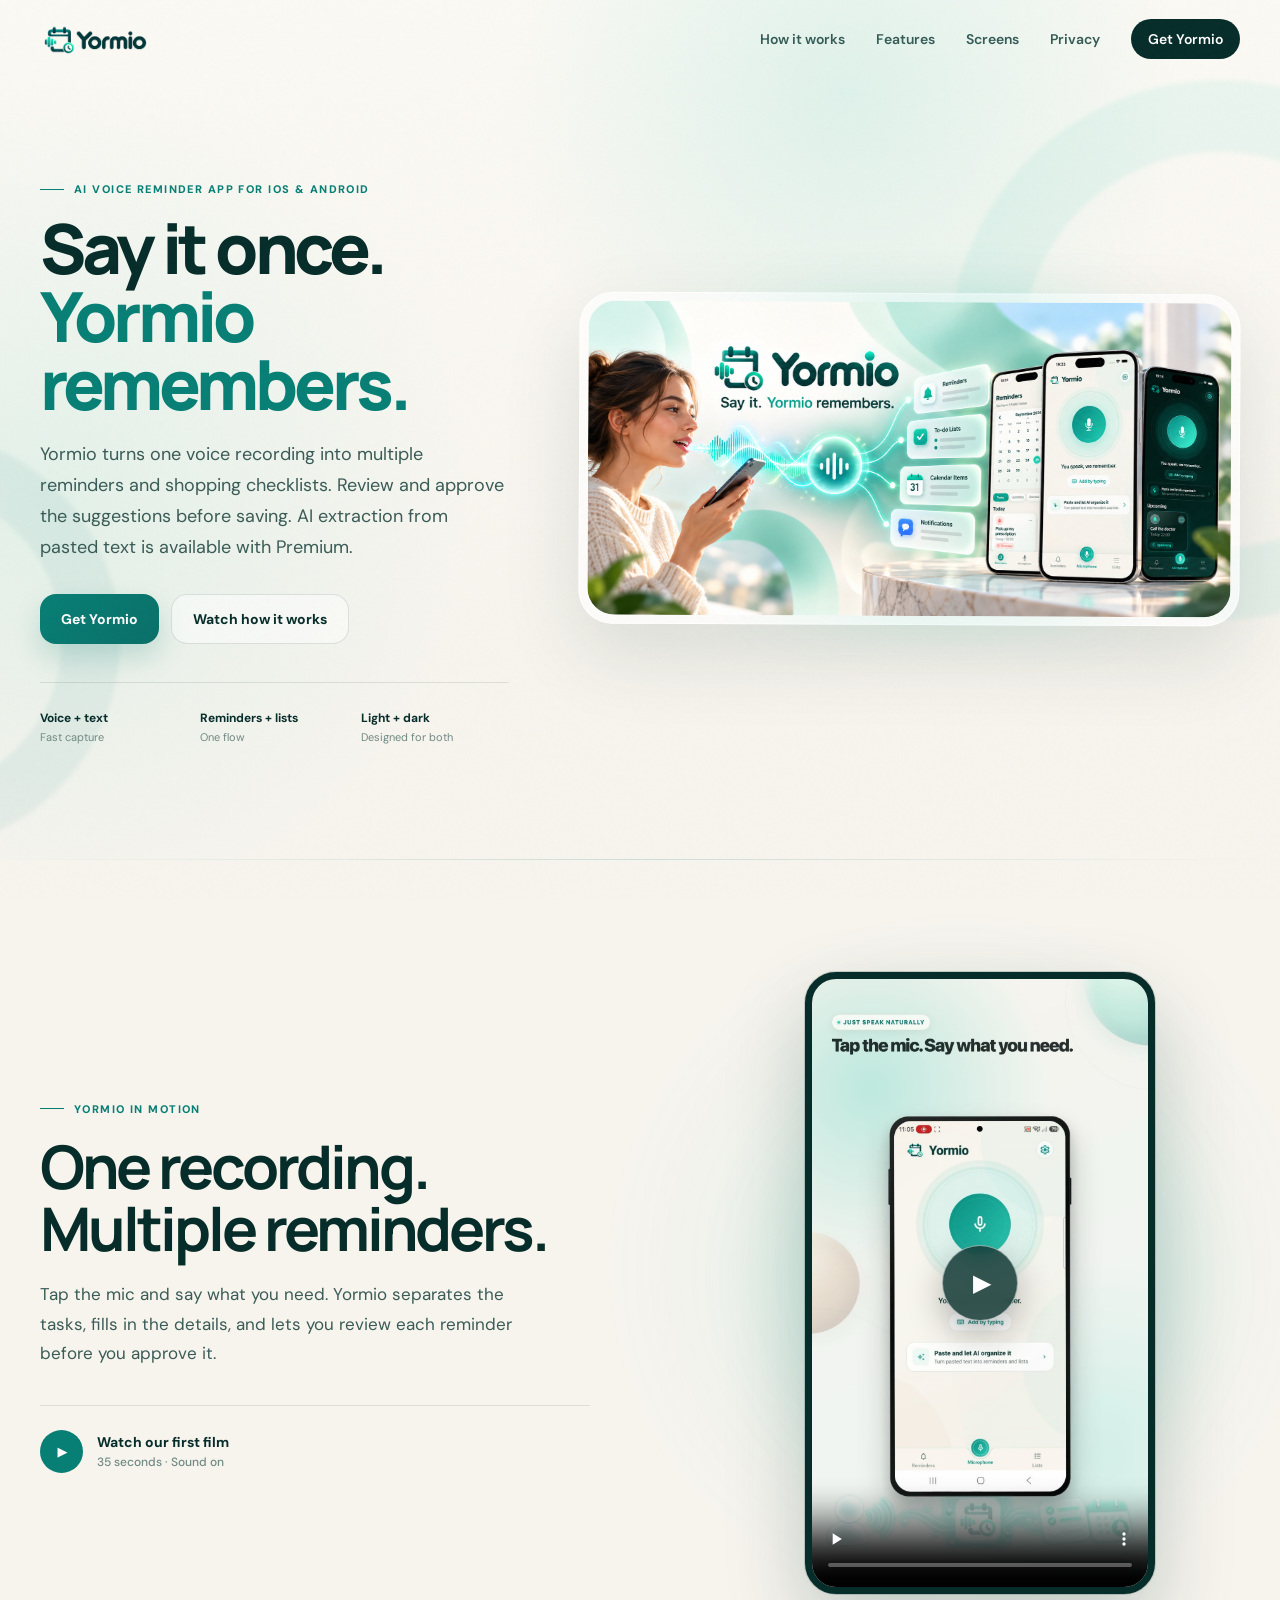
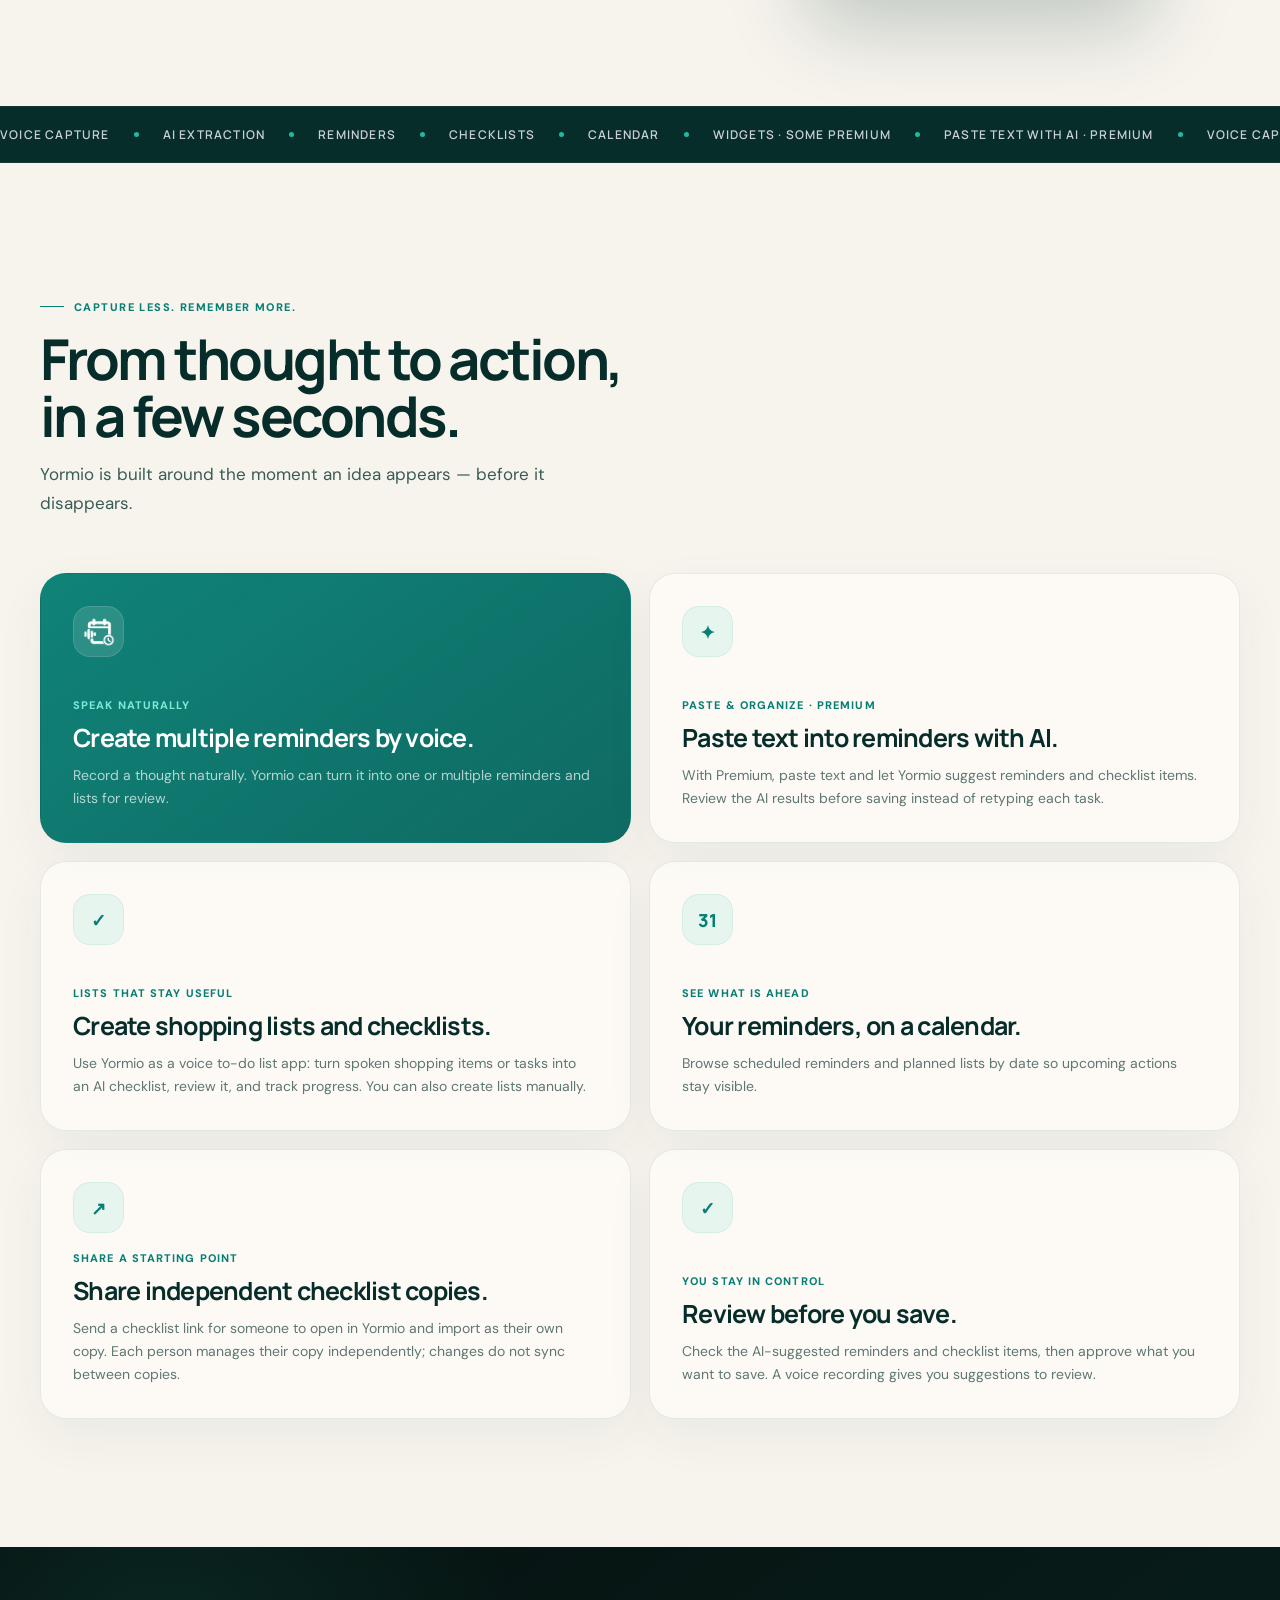
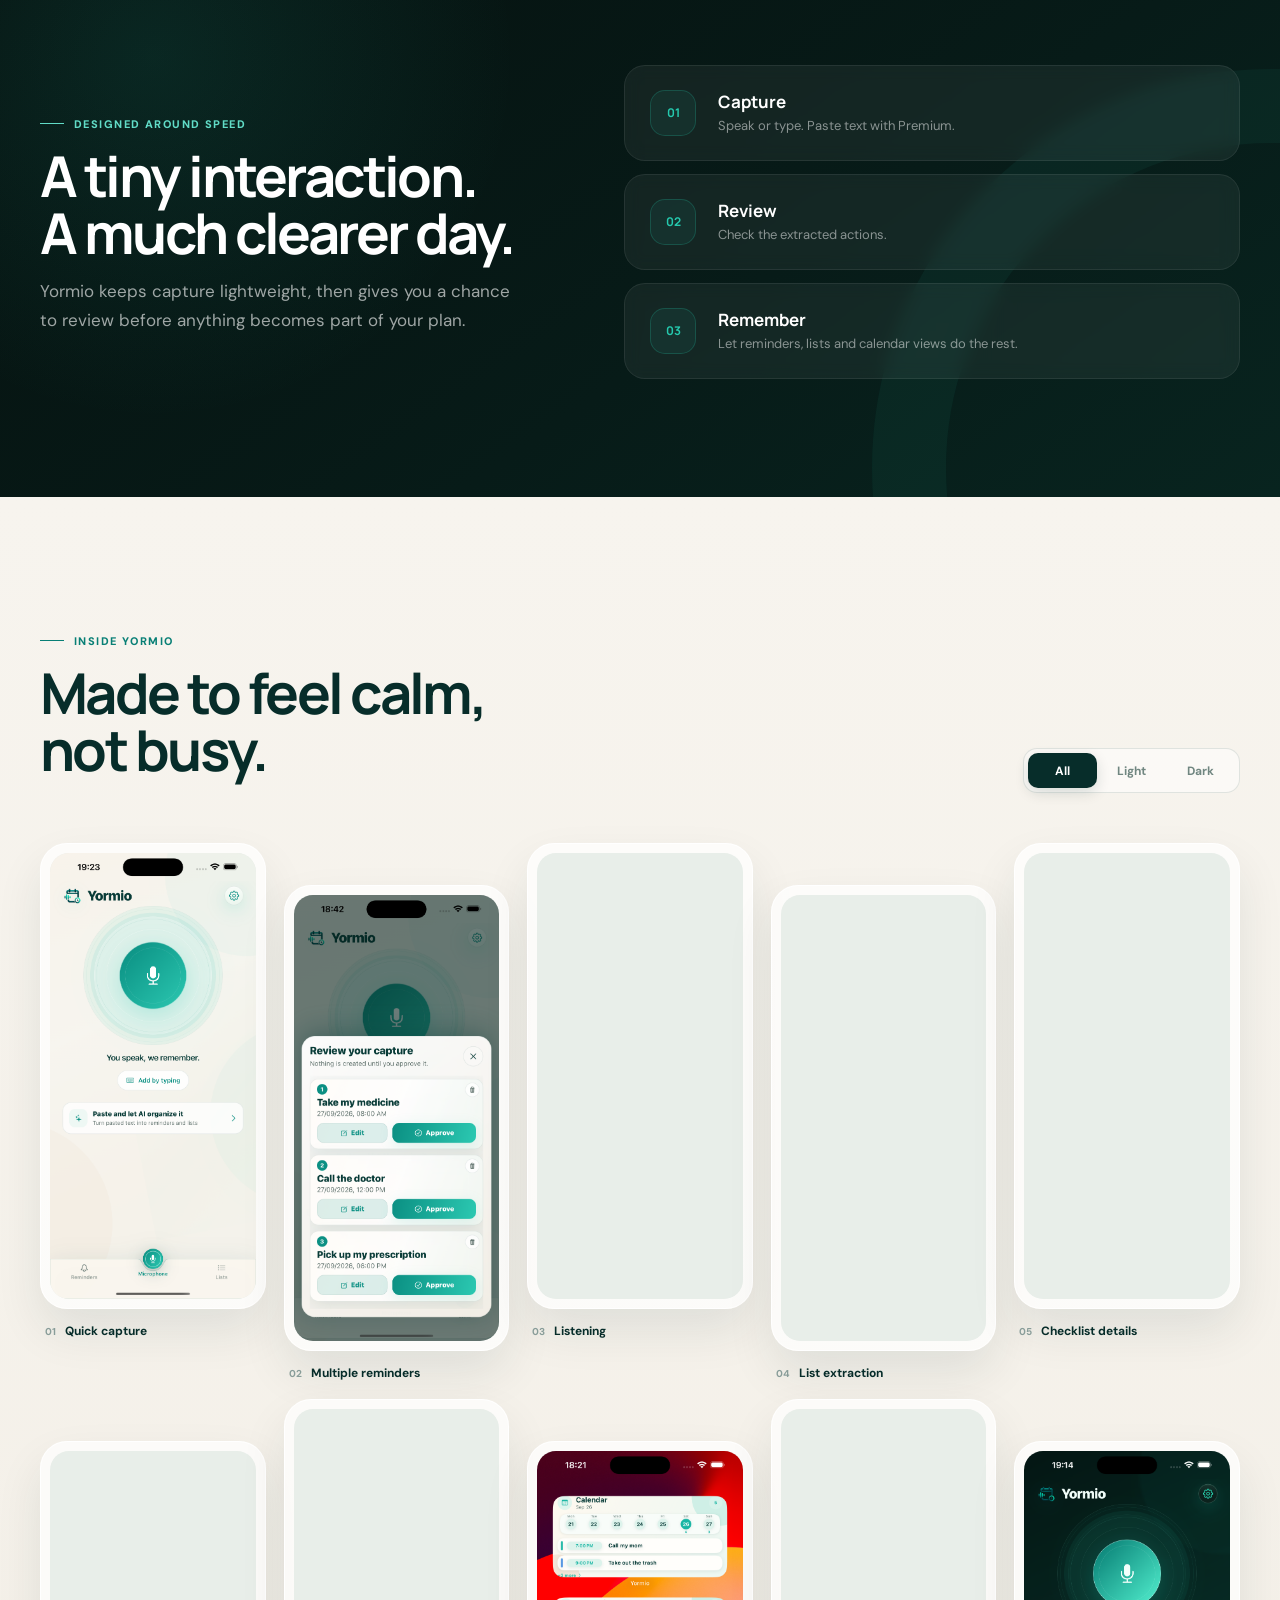
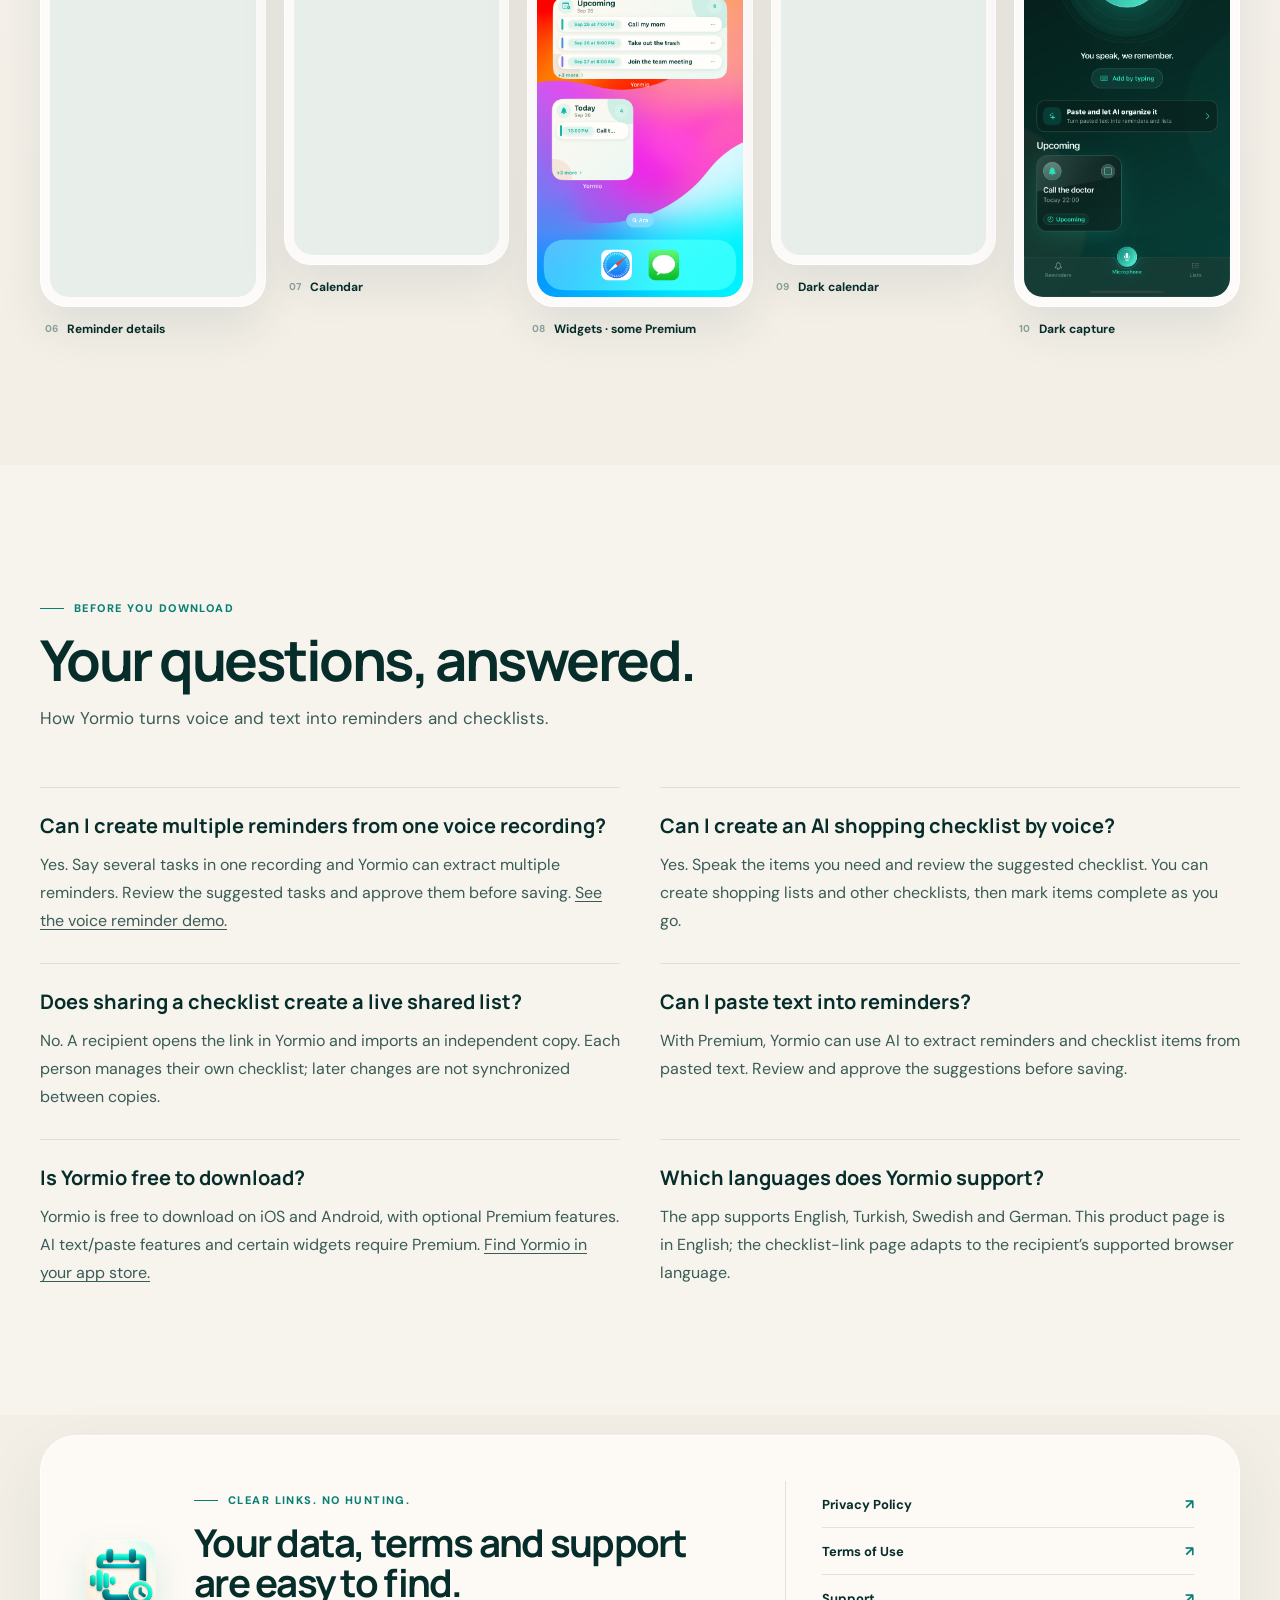
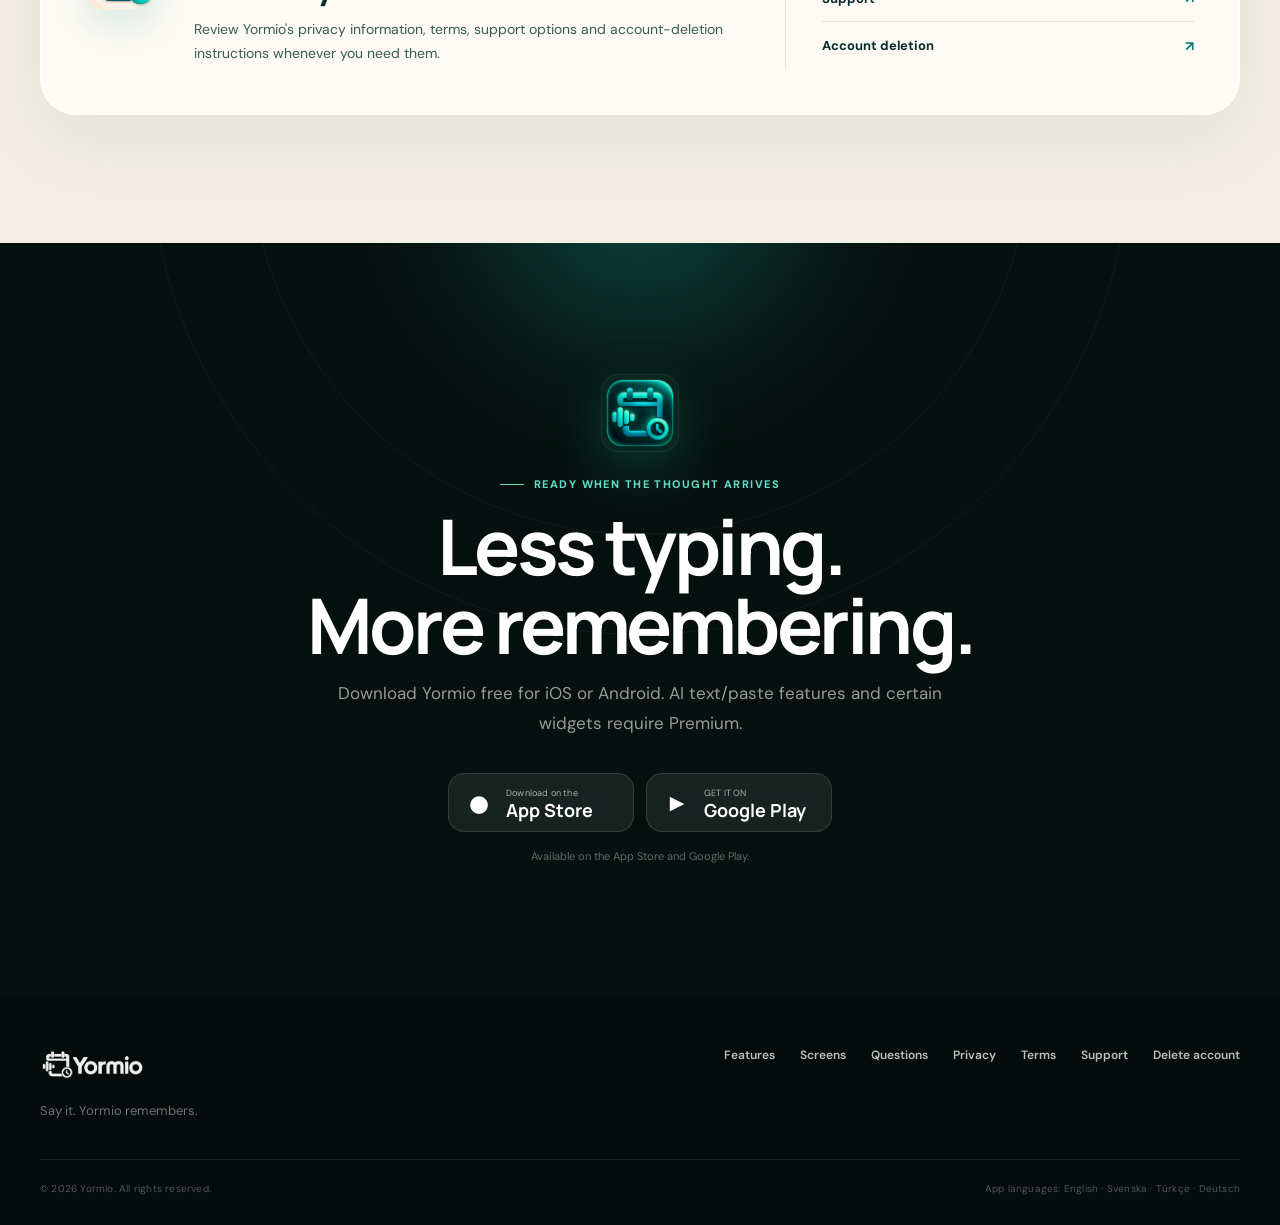
<file: index.html>
<!doctype html>
<html lang="en">
  <head>
    <meta charset="UTF-8" />
    <meta name="google-site-verification" content="UmdNBBzan2DNb3ATfU70uPWo_S9FNsxRKBIwvK98AVA" />
    <meta name="viewport" content="width=device-width, initial-scale=1" />
    <meta name="theme-color" content="#f7f4ee" />
    <meta name="description" content="Create multiple reminders from one voice recording, review before saving, and share independent checklist copies. Download Yormio free on iOS and Android." />
    <link rel="canonical" href="https://yormio-app.netlify.app/" />
    <meta property="og:title" content="Yormio — AI Voice Reminders &amp; Checklists for iOS and Android" />
    <meta property="og:description" content="Create multiple reminders from one voice recording, review before saving, and share independent checklist copies. Download Yormio free on iOS and Android." />
    <meta property="og:type" content="website" />
    <meta property="og:url" content="https://yormio-app.netlify.app/" />
    <meta property="og:site_name" content="Yormio" />
    <meta property="og:image" content="https://yormio-app.netlify.app/assets/yormio-branding.png" />
    <meta property="og:image:width" content="1794" />
    <meta property="og:image:height" content="877" />
    <meta property="og:image:alt" content="Yormio app overview with voice capture, reminders and calendar" />
    <meta name="twitter:card" content="summary_large_image" />
    <meta name="twitter:title" content="Yormio — AI Voice Reminders &amp; Checklists for iOS and Android" />
    <meta name="twitter:description" content="Create multiple reminders from one voice recording, review before saving, and share independent checklist copies. Download Yormio free on iOS and Android." />
    <meta name="twitter:image" content="https://yormio-app.netlify.app/assets/yormio-branding.png" />
    <meta name="twitter:image:alt" content="Yormio app overview with voice capture, reminders and calendar" />
    <title>Yormio — AI Voice Reminders &amp; Checklists for iOS and Android</title>
    <link rel="icon" type="image/png" href="./assets/logos/yormio-app-icon-light.png" />
    <link rel="apple-touch-icon" href="./assets/logos/yormio-app-icon-light.png" />
    <link rel="preconnect" href="https://fonts.googleapis.com" />
    <link rel="preconnect" href="https://fonts.gstatic.com" crossorigin />
    <link
      href="https://fonts.googleapis.com/css2?family=DM+Sans:wght@400;500;600;700&family=Manrope:wght@500;600;700;800&display=swap"
      rel="stylesheet"
    />
    <link rel="stylesheet" href="./styles.css" />
    <script type="application/ld+json">
{
  "@context": "https://schema.org",
  "@type": "MobileApplication",
  "@id": "https://yormio-app.netlify.app/#app",
  "name": "Yormio",
  "url": "https://yormio-app.netlify.app/",
  "description": "Yormio is an AI-powered reminder and checklist app for iOS and Android. Create multiple reminders from one voice recording, review and approve suggestions before saving, and share independent checklist copies. AI text/paste features and certain widgets require Premium.",
  "applicationCategory": "ProductivityApplication",
  "operatingSystem": [
    "iOS",
    "Android"
  ],
  "inLanguage": [
    "en",
    "tr",
    "sv",
    "de"
  ],
  "image": "https://yormio-app.netlify.app/assets/yormio-branding.png",
  "featureList": [
    "Voice reminders",
    "Multiple reminders from one voice recording",
    "Review and approve AI suggestions before saving",
    "Shopping lists and checklists",
    "Checklist sharing as independently imported copies",
    "AI reminder extraction from pasted text (Premium)",
    "Certain widgets require Premium"
  ],
  "installUrl": [
    "https://apps.apple.com/app/yormio/id6812642125",
    "https://play.google.com/store/apps/details?id=com.yormio.app"
  ],
  "sameAs": [
    "https://apps.apple.com/app/yormio/id6812642125",
    "https://play.google.com/store/apps/details?id=com.yormio.app"
  ],
  "offers": [
    {
      "@type": "Offer",
      "url": "https://apps.apple.com/app/yormio/id6812642125",
      "price": 0,
      "description": "Free app download. Optional Premium features require a subscription."
    },
    {
      "@type": "Offer",
      "url": "https://play.google.com/store/apps/details?id=com.yormio.app",
      "price": 0,
      "description": "Free app download. Optional Premium features require a subscription."
    }
  ]
}
    </script>
  </head>
  <body>
    <a class="skip-link" href="#main-content">Skip to content</a>
    <div class="page-noise" aria-hidden="true"></div>
    <header class="site-header" id="top">
      <div class="shell header-inner">
        <a class="brand brand-lockup-link" href="#top" aria-label="Yormio home">
          <img class="brand-lockup brand-lockup-header" src="./assets/logos/yormio-lockup-primary.png" alt="Yormio" width="2172" height="724" decoding="async" />
        </a>

        <button class="nav-toggle" type="button" aria-label="Open menu" aria-expanded="false" aria-controls="main-nav">
          <span></span><span></span><span></span>
        </button>

        <nav id="main-nav" class="main-nav" aria-label="Primary navigation">
          <a href="#how-it-works">How it works</a>
          <a href="#features">Features</a>
          <a href="#screens">Screens</a>
          <a href="#privacy">Privacy</a>
          <a href="#download" class="nav-cta">Get Yormio</a>
        </nav>
      </div>
    </header>

    <main id="main-content" tabindex="-1">
      <section class="hero">
        <div class="hero-orb hero-orb-a" aria-hidden="true"></div>
        <div class="hero-orb hero-orb-b" aria-hidden="true"></div>
        <div class="shell hero-grid">
          <div class="hero-copy reveal">
            <div class="eyebrow"><span></span>AI voice reminder app for iOS &amp; Android</div>
            <h1>Say it once.<br /><em>Yormio remembers.</em></h1>
            <p>
              Yormio turns one voice recording into multiple reminders and shopping checklists. Review and approve the suggestions before saving. AI extraction from pasted text is available with Premium.
            </p>
            <div class="hero-actions">
              <a class="button button-primary" href="#download">Get Yormio</a>
              <a class="button button-ghost" href="#how-it-works">Watch how it works</a>
            </div>
            <div class="hero-meta" aria-label="Yormio highlights">
              <div><strong>Voice + text</strong><span>Fast capture</span></div>
              <div><strong>Reminders + lists</strong><span>One flow</span></div>
              <div><strong>Light + dark</strong><span>Designed for both</span></div>
            </div>
          </div>

          <div class="hero-visual reveal reveal-late">
            <div class="hero-image-frame">
              <img src="./assets/yormio-branding.png" alt="Yormio app overview with reminders, voice capture and calendar" width="1794" height="877" decoding="async" fetchpriority="high" />
              <div class="hero-sheen" aria-hidden="true"></div>
            </div>
          </div>
        </div>
      </section>

      <section class="video-section" id="how-it-works" aria-labelledby="video-title">
        <div class="shell video-grid">
          <div class="video-copy reveal">
            <div class="eyebrow"><span></span>Yormio in motion</div>
            <h2 id="video-title">One recording.<br />Multiple reminders.</h2>
            <p>Tap the mic and say what you need. Yormio separates the tasks, fills in the details, and lets you review each reminder before you approve it.</p>
            <div class="video-caption">
              <span class="video-caption-icon" aria-hidden="true">▶</span>
              <span>Watch our first film <small>35 seconds · Sound on</small></span>
            </div>
          </div>

          <div class="video-showcase reveal reveal-late">
            <div class="video-glow" aria-hidden="true"></div>
            <div class="video-frame">
              <video
                id="yormio-film"
                controls
                playsinline
                preload="none"
                poster="./assets/videos/how-yormio-works-poster.jpg"
                aria-label="How Yormio works: say multiple tasks, review each reminder, and approve them"
              >
                <source src="./assets/videos/en:how-yormio-works-v1.mp4" type="video/mp4" />
                Your browser does not support this video.
              </video>
              <button class="video-play" type="button" aria-label="Play How Yormio Works video" aria-controls="yormio-film">
                <span aria-hidden="true">▶</span>
              </button>
            </div>
          </div>
        </div>
      </section>

      <section class="ticker" aria-label="Yormio capabilities">
        <div class="ticker-track">
          <span>Voice capture</span><i></i><span>AI extraction</span><i></i><span>Reminders</span><i></i><span>Checklists</span><i></i><span>Calendar</span><i></i><span>Widgets · some Premium</span><i></i><span>Paste text with AI · Premium</span><i></i>
          <span aria-hidden="true">Voice capture</span><i aria-hidden="true"></i><span aria-hidden="true">AI extraction</span><i aria-hidden="true"></i><span aria-hidden="true">Reminders</span><i aria-hidden="true"></i><span aria-hidden="true">Checklists</span><i aria-hidden="true"></i><span aria-hidden="true">Calendar</span><i aria-hidden="true"></i><span aria-hidden="true">Widgets · some Premium</span><i aria-hidden="true"></i><span aria-hidden="true">Paste text with AI · Premium</span><i aria-hidden="true"></i>
        </div>
      </section>

      <section class="section" id="features">
        <div class="shell">
          <div class="section-heading reveal">
            <div class="eyebrow"><span></span>Capture less. Remember more.</div>
            <h2>From thought to action,<br />in a few seconds.</h2>
            <p>Yormio is built around the moment an idea appears — before it disappears.</p>
          </div>

          <div class="feature-grid">
            <article class="feature-card feature-card-primary reveal">
              <div class="feature-icon feature-icon-logo" aria-hidden="true">
                <img src="./assets/logos/yormio-symbol-mono-light.png" alt="" width="1254" height="1254" decoding="async" loading="lazy" />
              </div>
              <div>
                <span class="feature-kicker">Speak naturally</span>
                <h3>Create multiple reminders by voice.</h3>
                <p>Record a thought naturally. Yormio can turn it into one or multiple reminders and lists for review.</p>
              </div>
            </article>

            <article class="feature-card reveal">
              <div class="feature-icon" aria-hidden="true">✦</div>
              <div>
                <span class="feature-kicker">Paste &amp; organize · Premium</span>
                <h3>Paste text into reminders with AI.</h3>
                <p>With Premium, paste text and let Yormio suggest reminders and checklist items. Review the AI results before saving instead of retyping each task.</p>
              </div>
            </article>

            <article class="feature-card reveal">
              <div class="feature-icon" aria-hidden="true">✓</div>
              <div>
                <span class="feature-kicker">Lists that stay useful</span>
                <h3>Create shopping lists and checklists.</h3>
                <p>Use Yormio as a voice to-do list app: turn spoken shopping items or tasks into an AI checklist, review it, and track progress. You can also create lists manually.</p>
              </div>
            </article>

            <article class="feature-card reveal">
              <div class="feature-icon" aria-hidden="true">31</div>
              <div>
                <span class="feature-kicker">See what is ahead</span>
                <h3>Your reminders, on a calendar.</h3>
                <p>Browse scheduled reminders and planned lists by date so upcoming actions stay visible.</p>
              </div>
            </article>
            <article class="feature-card reveal">
              <div class="feature-icon" aria-hidden="true">↗</div>
              <div>
                <span class="feature-kicker">Share a starting point</span>
                <h3>Share independent checklist copies.</h3>
                <p>Send a checklist link for someone to open in Yormio and import as their own copy. Each person manages their copy independently; changes do not sync between copies.</p>
              </div>
            </article>

            <article class="feature-card reveal">
              <div class="feature-icon" aria-hidden="true">✓</div>
              <div>
                <span class="feature-kicker">You stay in control</span>
                <h3>Review before you save.</h3>
                <p>Check the AI-suggested reminders and checklist items, then approve what you want to save. A voice recording gives you suggestions to review.</p>
              </div>
            </article>
          </div>
        </div>
      </section>

      <section class="flow-section section-dark">
        <div class="shell flow-grid">
          <div class="flow-copy reveal">
            <div class="eyebrow eyebrow-dark"><span></span>Designed around speed</div>
            <h2>A tiny interaction.<br />A much clearer day.</h2>
            <p>
              Yormio keeps capture lightweight, then gives you a chance to review before anything becomes part of your plan.
            </p>
          </div>

          <div class="flow-steps reveal reveal-late">
            <article><span>01</span><div><strong>Capture</strong><p>Speak or type. Paste text with Premium.</p></div></article>
            <article><span>02</span><div><strong>Review</strong><p>Check the extracted actions.</p></div></article>
            <article><span>03</span><div><strong>Remember</strong><p>Let reminders, lists and calendar views do the rest.</p></div></article>
          </div>
        </div>
      </section>

      <section class="section screens-section" id="screens">
        <div class="shell">
          <div class="screens-heading reveal">
            <div>
              <div class="eyebrow"><span></span>Inside Yormio</div>
              <h2>Made to feel calm,<br />not busy.</h2>
            </div>
            <div class="screen-filters" role="group" aria-label="Screenshot filter">
              <button class="screen-filter is-active" type="button" data-filter="all" aria-pressed="true">All</button>
              <button class="screen-filter" type="button" data-filter="light" aria-pressed="false">Light</button>
              <button class="screen-filter" type="button" data-filter="dark" aria-pressed="false">Dark</button>
            </div>
          </div>

          <div class="screen-grid">
            <figure class="screen-card reveal" data-theme="light">
              <div class="screen-frame"><img src="./assets/01-empty-microphone.png" alt="Yormio microphone home screen" loading="lazy" width="1290" height="2796" decoding="async" /></div>
              <figcaption><span>01</span><strong>Quick capture</strong></figcaption>
            </figure>
            <figure class="screen-card screen-card-tall reveal" data-theme="light">
              <div class="screen-frame"><img src="./assets/02-multi-reminder-extraction.png" alt="Reviewing multiple reminders extracted from one recording in Yormio" loading="lazy" width="1290" height="2796" decoding="async" /></div>
              <figcaption><span>02</span><strong>Multiple reminders</strong></figcaption>
            </figure>
            <figure class="screen-card reveal" data-theme="light">
              <div class="screen-frame"><img src="./assets/03-listening-capture.png" alt="Yormio listening and voice capture" loading="lazy" width="1290" height="2796" decoding="async" /></div>
              <figcaption><span>03</span><strong>Listening</strong></figcaption>
            </figure>
            <figure class="screen-card reveal" data-theme="light">
              <div class="screen-frame"><img src="./assets/04-shopping-list-extraction.png" alt="Yormio shopping list extraction" loading="lazy" width="1290" height="2796" decoding="async" /></div>
              <figcaption><span>04</span><strong>List extraction</strong></figcaption>
            </figure>
            <figure class="screen-card screen-card-tall reveal" data-theme="light">
              <div class="screen-frame"><img src="./assets/05-shopping-list-details.png" alt="Yormio shopping list details" loading="lazy" width="1290" height="2796" decoding="async" /></div>
              <figcaption><span>05</span><strong>Checklist details</strong></figcaption>
            </figure>
            <figure class="screen-card reveal" data-theme="light">
              <div class="screen-frame"><img src="./assets/06-reminder-details.png" alt="Yormio reminder details" loading="lazy" width="1290" height="2796" decoding="async" /></div>
              <figcaption><span>06</span><strong>Reminder details</strong></figcaption>
            </figure>
            <figure class="screen-card reveal" data-theme="light">
              <div class="screen-frame"><img src="./assets/07-calender-reminders.png" alt="Yormio calendar reminders" loading="lazy" width="1290" height="2796" decoding="async" /></div>
              <figcaption><span>07</span><strong>Calendar</strong></figcaption>
            </figure>
            <figure class="screen-card reveal" data-theme="light">
              <div class="screen-frame"><img src="./assets/08-widgets-overview.png" alt="Yormio home screen widgets; certain widgets require Premium" loading="lazy" width="1290" height="2796" decoding="async" /></div>
              <figcaption><span>08</span><strong>Widgets · some Premium</strong></figcaption>
            </figure>
            <figure class="screen-card reveal" data-theme="dark">
              <div class="screen-frame"><img src="./assets/09-calender-reminders-dark.png" alt="Yormio calendar in dark mode" loading="lazy" width="1290" height="2796" decoding="async" /></div>
              <figcaption><span>09</span><strong>Dark calendar</strong></figcaption>
            </figure>
            <figure class="screen-card screen-card-tall reveal" data-theme="dark">
              <div class="screen-frame"><img src="./assets/10-microphone-dark.png" alt="Yormio microphone home in dark mode" loading="lazy" width="1290" height="2796" decoding="async" /></div>
              <figcaption><span>10</span><strong>Dark capture</strong></figcaption>
            </figure>
          </div>
        </div>
      </section>

      <section class="section faq-section" id="questions" aria-labelledby="questions-title">
        <div class="shell">
          <div class="section-heading reveal">
            <div class="eyebrow"><span></span>Before you download</div>
            <h2 id="questions-title">Your questions, answered.</h2>
            <p>How Yormio turns voice and text into reminders and checklists.</p>
          </div>
          <div class="faq-list">
            <article>
              <h3>Can I create multiple reminders from one voice recording?</h3>
              <p>Yes. Say several tasks in one recording and Yormio can extract multiple reminders. Review the suggested tasks and approve them before saving. <a href="#how-it-works">See the voice reminder demo.</a></p>
            </article>
            <article>
              <h3>Can I create an AI shopping checklist by voice?</h3>
              <p>Yes. Speak the items you need and review the suggested checklist. You can create shopping lists and other checklists, then mark items complete as you go.</p>
            </article>
            <article>
              <h3>Does sharing a checklist create a live shared list?</h3>
              <p>No. A recipient opens the link in Yormio and imports an independent copy. Each person manages their own checklist; later changes are not synchronized between copies.</p>
            </article>
            <article>
              <h3>Can I paste text into reminders?</h3>
              <p>With Premium, Yormio can use AI to extract reminders and checklist items from pasted text. Review and approve the suggestions before saving.</p>
            </article>
            <article>
              <h3>Is Yormio free to download?</h3>
              <p>Yormio is free to download on iOS and Android, with optional Premium features. AI text/paste features and certain widgets require Premium. <a href="#download">Find Yormio in your app store.</a></p>
            </article>
            <article>
              <h3>Which languages does Yormio support?</h3>
              <p>The app supports English, Turkish, Swedish and German. This product page is in English; the checklist-link page adapts to the recipient’s supported browser language.</p>
            </article>
          </div>
        </div>
      </section>

      <section class="privacy-section" id="privacy">
        <div class="shell privacy-card reveal">
          <div class="privacy-icon privacy-icon-logo" aria-hidden="true">
            <img src="./assets/logos/yormio-app-icon-light.png" alt="" width="1254" height="1254" decoding="async" loading="lazy" />
          </div>
          <div class="privacy-copy">
            <div class="eyebrow"><span></span>Clear links. No hunting.</div>
            <h2>Your data, terms and support are easy to find.</h2>
            <p>
              Review Yormio's privacy information, terms, support options and account-deletion instructions whenever you need them.
            </p>
          </div>
          <div class="privacy-links">
            <a data-config-link="privacy" href="https://yormio-privacy-terms-page.netlify.app/privacy/">Privacy Policy <span>↗</span></a>
            <a data-config-link="terms" href="https://yormio-privacy-terms-page.netlify.app/terms/">Terms of Use <span>↗</span></a>
            <a data-config-link="support" href="https://yormio-privacy-terms-page.netlify.app/support/">Support <span>↗</span></a>
            <a data-config-link="deletion" href="https://yormio-privacy-terms-page.netlify.app/account-deletion/">Account deletion <span>↗</span></a>
          </div>
        </div>
      </section>

      <section class="download-section" id="download">
        <div class="download-glow" aria-hidden="true"></div>
        <div class="shell download-inner reveal">
          <div class="download-app-icon" aria-hidden="true">
            <img src="./assets/logos/yormio-app-icon-dark.png" alt="" width="1254" height="1254" decoding="async" loading="lazy" />
          </div>
          <div class="eyebrow eyebrow-dark"><span></span>Ready when the thought arrives</div>
          <h2>Less typing.<br />More remembering.</h2>
          <p>Download Yormio free for iOS or Android. AI text/paste features and certain widgets require Premium.</p>
          <div class="store-row">
            <a class="store-button" data-store="apple" href="https://apps.apple.com/app/yormio/id6812642125" aria-label="Download Yormio on the App Store">
              <span class="store-symbol">●</span><span><small>Download on the</small><strong>App Store</strong></span>
            </a>
            <a class="store-button" data-store="google" href="https://play.google.com/store/apps/details?id=com.yormio.app" aria-label="Get Yormio on Google Play">
              <span class="store-symbol store-play">▶</span><span><small>GET IT ON</small><strong>Google Play</strong></span>
            </a>
          </div>
          <div class="store-note" id="store-note">Available on the App Store and Google Play.</div>
        </div>
      </section>
    </main>

    <footer class="site-footer">
      <div class="shell footer-grid">
        <div>
          <a class="brand footer-brand brand-lockup-link" href="#top" aria-label="Yormio home">
            <img class="brand-lockup brand-lockup-footer" src="./assets/logos/yormio-lockup-mono-light.png" alt="Yormio" width="2172" height="724" decoding="async" loading="lazy" />
          </a>
          <p>Say it. Yormio remembers.</p>
        </div>
        <div class="footer-links">
          <a href="#features">Features</a>
          <a href="#screens">Screens</a>
          <a href="#questions">Questions</a>
          <a data-config-link="privacy" href="https://yormio-privacy-terms-page.netlify.app/privacy/">Privacy</a>
          <a data-config-link="terms" href="https://yormio-privacy-terms-page.netlify.app/terms/">Terms</a>
          <a data-config-link="support" href="https://yormio-privacy-terms-page.netlify.app/support/">Support</a>
          <a data-config-link="deletion" href="https://yormio-privacy-terms-page.netlify.app/account-deletion/">Delete account</a>
        </div>
      </div>
      <div class="shell footer-bottom">
        <span>© <span id="year">2026</span> Yormio. All rights reserved.</span>
        <span>App languages: English · Svenska · Türkçe · Deutsch</span>
      </div>
    </footer>

    <script src="./config.js"></script>
    <script src="./script.js"></script>
  </body>
</html>
</file>
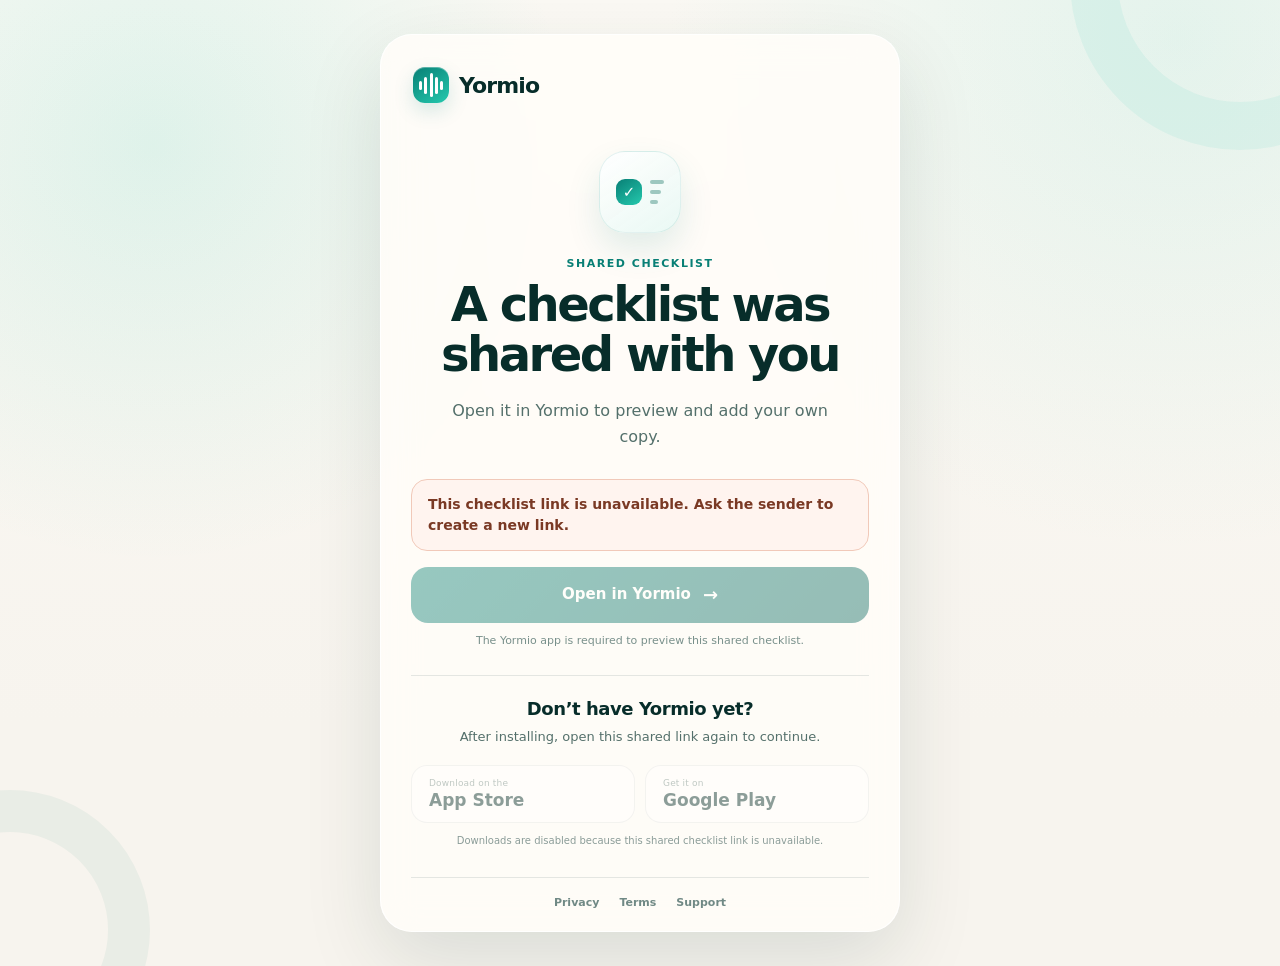
<file: share/index.html>
<!doctype html>
<html lang="en">
  <head>
    <meta charset="UTF-8" />
    <meta name="robots" content="noindex, follow" />
    <meta name="viewport" content="width=device-width, initial-scale=1" />
    <meta name="theme-color" content="#f7f4ee" />
    <meta name="referrer" content="no-referrer" />
    <meta
      http-equiv="Content-Security-Policy"
      content="default-src 'none'; base-uri 'none'; form-action 'none'; object-src 'none'; script-src 'self'; style-src 'self'; img-src 'self' data:; connect-src 'none'; font-src 'self'; media-src 'none'; frame-src 'none'; child-src 'none'; worker-src 'none'; manifest-src 'none'"
    />
    <meta
      name="description"
      data-i18n-content="metaDescription"
      content="Open a checklist shared with you in Yormio."
    />
    <meta data-i18n-content="title" property="og:title" content="A checklist was shared with you — Yormio" />
    <meta
      property="og:description"
      data-i18n-content="description"
      content="Open it in Yormio to preview and add your own copy."
    />
    <meta property="og:type" content="website" />
    <title>Shared checklist — Yormio</title>
    <link rel="stylesheet" href="/share/share.css" />
    <script src="/config.js" defer></script>
    <script src="/share/share.js" defer></script>
  </head>
  <body>
    <main class="share-page">
      <div class="ambient ambient-a" aria-hidden="true"></div>
      <div class="ambient ambient-b" aria-hidden="true"></div>

      <section class="share-card" aria-labelledby="share-title">
        <a class="brand" href="/" aria-label="Yormio home" data-i18n-aria-label="home">
          <span class="brand-mark" aria-hidden="true">
            <span></span><span></span><span></span><span></span><span></span>
          </span>
          <span class="brand-name">Yormio</span>
        </a>

        <div class="share-hero">
          <div class="checklist-glyph" aria-hidden="true">
            <span class="glyph-check">✓</span>
            <span class="glyph-lines"><i></i><i></i><i></i></span>
          </div>

          <p class="eyebrow" data-i18n="eyebrow">Shared checklist</p>
          <h1 id="share-title" data-i18n="heading">A checklist was shared with you</h1>
          <p class="lede" data-i18n="description">Open it in Yormio to preview and add your own copy.</p>
        </div>

        <div class="status-panel" id="status-panel" hidden>
          <p id="status-message" role="alert"></p>
        </div>

        <button
          class="primary-cta"
          id="open-yormio"
          type="button"
          aria-describedby="open-note"
          disabled
        >
          <span data-i18n="open">Open in Yormio</span>
          <span class="cta-arrow" aria-hidden="true">→</span>
        </button>
        <p class="open-note" id="open-note" data-i18n="openNote">
          The Yormio app is required to preview this shared checklist.
        </p>

        <div class="divider" aria-hidden="true"><span></span></div>

        <section class="download-section" aria-labelledby="download-title">
          <p class="download-kicker" id="download-title" data-i18n="downloadTitle">Don’t have Yormio yet?</p>
          <p class="download-copy" data-i18n="downloadCopy">After installing, open this shared link again to continue.</p>

          <div class="store-grid">
            <a class="store-card" id="app-store-link" aria-disabled="true">
              <span class="store-label" data-i18n="appStore">Download on the</span>
              <strong>App Store</strong>
            </a>
            <a class="store-card" id="google-play-link" aria-disabled="true">
              <span class="store-label" data-i18n="googlePlay">Get it on</span>
              <strong>Google Play</strong>
            </a>
          </div>
          <p class="store-note" id="store-note" data-i18n="storesUnavailable">Store links will be available when Yormio is published.</p>
        </section>

        <footer class="share-footer">
          <a href="https://yormio-privacy-terms-page.netlify.app/privacy/" rel="noreferrer" data-i18n="privacy">Privacy</a>
          <a href="https://yormio-privacy-terms-page.netlify.app/terms/" rel="noreferrer" data-i18n="terms">Terms</a>
          <a href="https://yormio-privacy-terms-page.netlify.app/support/" rel="noreferrer" data-i18n="support">Support</a>
        </footer>
      </section>
    </main>
  </body>
</html>
</file>
<file: styles.css>
:root {
  --ink: #072d2a;
  --ink-soft: #3a5b56;
  --paper: #f7f4ee;
  --paper-deep: #eee9df;
  --surface: rgba(255, 253, 249, 0.78);
  --surface-solid: #fffdf9;
  --teal: #087f75;
  --teal-strong: #05645d;
  --mint: #25c9ae;
  --mint-soft: #a8e4d8;
  --dark: #06110f;
  --dark-2: #09201c;
  --line: rgba(7, 45, 42, 0.11);
  --shadow: 0 30px 80px rgba(6, 50, 45, 0.12);
  --radius-xl: 36px;
  --radius-lg: 26px;
  --shell: min(1200px, calc(100vw - 44px));
}

* {
  box-sizing: border-box;
}
html {
  scroll-behavior: smooth;
}
body {
  margin: 0;
  min-width: 320px;
  overflow-x: hidden;
  color: var(--ink);
  background: var(--paper);
  font-family:
    "DM Sans",
    system-ui,
    -apple-system,
    BlinkMacSystemFont,
    "Segoe UI",
    sans-serif;
  -webkit-font-smoothing: antialiased;
}
body.nav-open {
  overflow: hidden;
}
a {
  color: inherit;
  text-decoration: none;
}
button,
a {
  -webkit-tap-highlight-color: transparent;
}
img {
  display: block;
  max-width: 100%;
  height: auto;
}

:where(a, button):focus-visible {
  outline: 3px solid var(--teal);
  outline-offset: 4px;
}
.skip-link {
  position: fixed;
  top: 8px;
  left: 8px;
  z-index: 101;
  padding: 12px 18px;
  color: var(--ink);
  background: var(--paper);
  border-radius: 12px;
  transform: translateY(-160%);
}
.skip-link:focus {
  transform: translateY(0);
}
section[id] {
  scroll-margin-top: 90px;
}
.shell {
  width: var(--shell);
  margin-inline: auto;
}
.page-noise {
  pointer-events: none;
  position: fixed;
  inset: 0;
  z-index: 100;
  opacity: 0.022;
  background-image: url("data:image/svg+xml,%3Csvg viewBox='0 0 180 180' xmlns='http://www.w3.org/2000/svg'%3E%3Cfilter id='n'%3E%3CfeTurbulence type='fractalNoise' baseFrequency='.9' numOctaves='2' stitchTiles='stitch'/%3E%3C/filter%3E%3Crect width='100%25' height='100%25' filter='url(%23n)' opacity='.8'/%3E%3C/svg%3E");
}

.site-header {
  position: fixed;
  inset: 0 0 auto;
  z-index: 50;
  transition:
    background 0.35s ease,
    box-shadow 0.35s ease,
    border-color 0.35s ease;
  border-bottom: 1px solid transparent;
}
.site-header.is-scrolled {
  background: rgba(247, 244, 238, 0.84);
  backdrop-filter: blur(18px) saturate(1.2);
  -webkit-backdrop-filter: blur(18px) saturate(1.2);
  border-color: rgba(7, 45, 42, 0.08);
  box-shadow: 0 8px 30px rgba(3, 40, 36, 0.05);
}
.header-inner {
  min-height: 78px;
  display: flex;
  align-items: center;
  justify-content: space-between;
  gap: 36px;
}
.brand {
  display: inline-flex;
  align-items: center;
  position: relative;
  z-index: 55;
}
.brand-lockup-link {
  line-height: 0;
}
.brand-lockup {
  display: block;
  width: auto;
  object-fit: contain;
}
.brand-lockup-header {
  height: 37px;
  max-width: 168px;
}
.brand-lockup-footer {
  height: 35px;
  max-width: 160px;
}
.main-nav {
  display: flex;
  align-items: center;
  gap: 31px;
  font-weight: 600;
  font-size: 14px;
  color: #355b56;
}
.main-nav > a {
  transition:
    color 0.2s ease,
    transform 0.2s ease;
}
.main-nav > a:hover {
  color: var(--teal);
  transform: translateY(-1px);
}
.main-nav .nav-cta {
  color: white;
  background: var(--ink);
  padding: 11px 17px;
  border-radius: 999px;
}
.main-nav .nav-cta:hover {
  color: white;
  background: var(--teal);
}
.nav-toggle {
  display: none;
  width: 42px;
  height: 42px;
  border: 0;
  background: transparent;
  padding: 9px;
  position: relative;
  z-index: 55;
}
.nav-toggle span {
  display: block;
  height: 2px;
  margin: 5px 0;
  border-radius: 99px;
  background: var(--ink);
  transition: 0.25s ease;
}

.hero {
  position: relative;
  min-height: 860px;
  padding: 150px 0 92px;
  display: grid;
  align-items: center;
  overflow: hidden;
  background:
    radial-gradient(circle at 66% 11%, rgba(168, 228, 216, 0.34), transparent 30%),
    radial-gradient(circle at 4% 58%, rgba(37, 201, 174, 0.1), transparent 32%),
    linear-gradient(180deg, #fbf9f4 0%, var(--paper) 75%);
}
.hero::after {
  content: "";
  position: absolute;
  left: 0;
  right: 0;
  bottom: 0;
  height: 1px;
  background: linear-gradient(90deg, transparent, rgba(8, 127, 117, 0.18), transparent);
}
.hero-orb {
  position: absolute;
  border-radius: 50%;
  filter: blur(2px);
  pointer-events: none;
}
.hero-orb-a {
  width: 540px;
  height: 540px;
  right: -210px;
  top: 80px;
  border: 72px solid rgba(37, 201, 174, 0.08);
}
.hero-orb-b {
  width: 420px;
  height: 420px;
  left: -300px;
  bottom: 10px;
  border: 58px solid rgba(8, 127, 117, 0.06);
}
.hero-grid {
  display: grid;
  grid-template-columns: 0.83fr 1.17fr;
  align-items: center;
  gap: 70px;
  position: relative;
  z-index: 2;
}
.hero-copy {
  max-width: 530px;
}
.eyebrow {
  display: inline-flex;
  align-items: center;
  gap: 10px;
  color: var(--teal);
  text-transform: uppercase;
  letter-spacing: 0.13em;
  font-size: 11px;
  font-weight: 800;
}
.eyebrow span {
  width: 24px;
  height: 1px;
  background: currentColor;
}
h1,
h2,
h3 {
  font-family: "Manrope", sans-serif;
}
h1 {
  margin: 18px 0 22px;
  font-size: clamp(54px, 5.4vw, 82px);
  line-height: 0.98;
  letter-spacing: -0.055em;
  font-weight: 800;
}
h1 em {
  font-style: normal;
  color: var(--teal);
}
.hero-copy > p {
  margin: 0;
  max-width: 495px;
  color: var(--ink-soft);
  font-size: 18px;
  line-height: 1.72;
}
.hero-actions {
  display: flex;
  flex-wrap: wrap;
  gap: 12px;
  margin-top: 31px;
}
.button {
  min-height: 50px;
  padding: 0 21px;
  border-radius: 16px;
  display: inline-flex;
  align-items: center;
  justify-content: center;
  font-weight: 700;
  font-size: 14px;
  transition:
    transform 0.2s ease,
    box-shadow 0.2s ease,
    background 0.2s ease;
}
.button:hover {
  transform: translateY(-2px);
}
.button-primary {
  color: white;
  background: linear-gradient(135deg, var(--teal), #0a6f68);
  box-shadow: 0 13px 28px rgba(8, 127, 117, 0.2);
}
.button-primary:hover {
  box-shadow: 0 16px 34px rgba(8, 127, 117, 0.28);
}
.button-ghost {
  color: var(--ink);
  border: 1px solid rgba(7, 45, 42, 0.12);
  background: rgba(255, 255, 255, 0.48);
}
.hero-meta {
  display: grid;
  grid-template-columns: repeat(3, 1fr);
  gap: 12px;
  margin-top: 38px;
  padding-top: 27px;
  border-top: 1px solid var(--line);
}
.hero-meta div {
  display: flex;
  flex-direction: column;
  gap: 4px;
}
.hero-meta strong {
  font-size: 12px;
}
.hero-meta span {
  color: #718984;
  font-size: 11px;
}
.hero-visual {
  position: relative;
  min-width: 0;
}
.hero-image-frame {
  position: relative;
  border-radius: 34px;
  padding: 8px;
  background: rgba(255, 255, 255, 0.62);
  box-shadow: var(--shadow);
  border: 1px solid rgba(255, 255, 255, 0.86);
  transform: rotate(0.25deg);
}
.hero-image-frame::before {
  content: "";
  position: absolute;
  inset: -18px;
  z-index: -1;
  border-radius: 48px;
  background: radial-gradient(circle at 55% 48%, rgba(37, 201, 174, 0.22), transparent 62%);
  filter: blur(18px);
}
.hero-image-frame img {
  width: 100%;
  border-radius: 27px;
  aspect-ratio: 1794 / 877;
  object-fit: cover;
}
.hero-sheen {
  position: absolute;
  inset: 8px;
  border-radius: 27px;
  overflow: hidden;
  pointer-events: none;
}
.hero-sheen::after {
  content: "";
  position: absolute;
  top: -120%;
  left: -35%;
  width: 26%;
  height: 320%;
  transform: rotate(23deg);
  background: linear-gradient(90deg, transparent, rgba(255, 255, 255, 0.34), transparent);
  animation: sheen 7.5s ease-in-out infinite 2.2s;
}
@keyframes sheen {
  0%,
  72% {
    transform: translateX(-150%) rotate(23deg);
  }
  100% {
    transform: translateX(720%) rotate(23deg);
  }
}

.video-section {
  position: relative;
  overflow: hidden;
  padding: 112px 0;
  scroll-margin-top: 70px;
  background:
    radial-gradient(circle at 75% 48%, rgba(37, 201, 174, 0.1), transparent 34%),
    var(--paper);
}
.video-grid {
  display: grid;
  grid-template-columns: minmax(0, 1fr) minmax(0, 0.9fr);
  align-items: center;
  gap: clamp(40px, 8vw, 125px);
}
.video-copy {
  max-width: 550px;
}
.video-copy h2 {
  margin: 19px 0 20px;
  font-size: clamp(42px, 4.7vw, 68px);
  line-height: 1.04;
  letter-spacing: -0.05em;
}
.video-copy > p {
  max-width: 490px;
  margin: 0;
  color: var(--ink-soft);
  font-size: 17px;
  line-height: 1.75;
}
.video-caption {
  display: flex;
  align-items: center;
  gap: 14px;
  margin-top: 36px;
  padding-top: 24px;
  border-top: 1px solid var(--line);
  font-size: 14px;
  font-weight: 700;
}
.video-caption-icon {
  display: grid;
  place-items: center;
  width: 43px;
  height: 43px;
  flex: 0 0 auto;
  border-radius: 50%;
  color: white;
  background: var(--teal);
  font-size: 13px;
  padding-left: 2px;
}
.video-caption small {
  display: block;
  margin-top: 3px;
  color: #718984;
  font-size: 12px;
  font-weight: 500;
}
.video-showcase {
  position: relative;
  display: flex;
  justify-content: center;
}
.video-glow {
  position: absolute;
  width: min(100%, 520px);
  aspect-ratio: 1;
  top: 50%;
  left: 50%;
  transform: translate(-50%, -50%);
  border-radius: 50%;
  background: radial-gradient(circle, rgba(37, 201, 174, 0.24), transparent 70%);
  filter: blur(22px);
  pointer-events: none;
}
.video-frame {
  position: relative;
  width: min(100%, 350px);
  aspect-ratio: 9 / 16;
  overflow: hidden;
  border-radius: 31px;
  background: var(--dark);
  border: 7px solid var(--ink);
  box-shadow: 0 34px 80px rgba(6, 50, 45, 0.22), 0 0 0 1px rgba(7, 45, 42, 0.18);
}
.video-frame video {
  display: block;
  width: 100%;
  height: 100%;
  object-fit: cover;
  background: var(--dark);
}
.video-play {
  position: absolute;
  top: 50%;
  left: 50%;
  display: grid;
  place-items: center;
  width: 76px;
  height: 76px;
  padding: 0 0 0 5px;
  transform: translate(-50%, -50%);
  border: 1px solid rgba(255, 255, 255, 0.5);
  border-radius: 50%;
  color: white;
  background: rgba(7, 45, 42, 0.8);
  backdrop-filter: blur(10px);
  box-shadow: 0 13px 36px rgba(0, 0, 0, 0.28);
  cursor: pointer;
  font-size: 24px;
  transition: transform 0.2s ease, background 0.2s ease, opacity 0.2s ease;
}
.video-play:hover {
  transform: translate(-50%, -50%) scale(1.08);
  background: var(--teal);
}
.video-play:focus-visible {
  outline: 3px solid var(--mint);
  outline-offset: 4px;
}
.video-frame.is-playing .video-play {
  opacity: 0;
  pointer-events: none;
}

.ticker {
  overflow: hidden;
  background: var(--ink);
  color: rgba(255, 255, 255, 0.78);
  border-top: 1px solid rgba(255, 255, 255, 0.06);
  border-bottom: 1px solid rgba(255, 255, 255, 0.06);
}
.ticker-track {
  width: max-content;
  height: 55px;
  display: flex;
  align-items: center;
  gap: 24px;
  font:
    600 12px/1 "Manrope",
    sans-serif;
  text-transform: uppercase;
  letter-spacing: 0.1em;
  animation: ticker 34s linear infinite;
}
.ticker-track i {
  width: 5px;
  height: 5px;
  border-radius: 50%;
  background: var(--mint);
  opacity: 0.9;
}
@keyframes ticker {
  to {
    transform: translateX(-50%);
  }
}

.section {
  padding: 128px 0;
}
.section-heading {
  max-width: 720px;
  margin-bottom: 54px;
}
.section-heading h2,
.screens-heading h2,
.flow-copy h2,
.privacy-copy h2,
.download-inner h2 {
  margin: 16px 0 15px;
  font-size: clamp(41px, 4.4vw, 64px);
  line-height: 1.02;
  letter-spacing: -0.045em;
}
.section-heading > p,
.flow-copy > p,
.privacy-copy > p,
.download-inner > p {
  color: var(--ink-soft);
  line-height: 1.75;
  font-size: 17px;
  max-width: 600px;
  margin: 0;
}
.feature-grid {
  display: grid;
  grid-template-columns: repeat(2, minmax(0, 1fr));
  gap: 18px;
}
.feature-card {
  min-height: 270px;
  padding: 32px;
  display: flex;
  flex-direction: column;
  justify-content: space-between;
  border-radius: var(--radius-lg);
  border: 1px solid rgba(7, 45, 42, 0.09);
  background: rgba(255, 253, 249, 0.74);
  box-shadow: 0 17px 50px rgba(6, 50, 45, 0.055);
  transition:
    transform 0.3s ease,
    box-shadow 0.3s ease,
    border-color 0.3s ease;
}
.feature-card:hover {
  transform: translateY(-5px);
  box-shadow: 0 24px 55px rgba(6, 50, 45, 0.09);
  border-color: rgba(8, 127, 117, 0.19);
}
.feature-card-primary {
  background: linear-gradient(145deg, rgba(8, 127, 117, 0.97), rgba(5, 100, 93, 0.96));
  color: white;
  border-color: transparent;
}
.feature-card-primary p {
  color: rgba(255, 255, 255, 0.69) !important;
}
.feature-card-primary .feature-kicker {
  color: #79ead7;
}
.feature-icon {
  width: 51px;
  height: 51px;
  display: grid;
  place-items: center;
  border-radius: 17px;
  background: rgba(37, 201, 174, 0.1);
  color: var(--teal);
  font:
    800 18px/1 "Manrope",
    sans-serif;
  box-shadow: inset 0 0 0 1px rgba(8, 127, 117, 0.08);
}
.feature-card-primary .feature-icon {
  background: rgba(255, 255, 255, 0.12);
  color: white;
  box-shadow: inset 0 0 0 1px rgba(255, 255, 255, 0.12);
}
.feature-icon-logo {
  overflow: hidden;
  padding: 8px;
}
.feature-icon-logo img {
  width: 100%;
  height: 100%;
  object-fit: contain;
}
.feature-kicker {
  display: block;
  color: var(--teal);
  font-size: 11px;
  font-weight: 800;
  text-transform: uppercase;
  letter-spacing: 0.1em;
  margin-bottom: 8px;
}
.feature-card h3 {
  margin: 0 0 9px;
  font-size: 25px;
  letter-spacing: -0.03em;
}
.feature-card p {
  margin: 0;
  color: #5e7772;
  line-height: 1.65;
  font-size: 14px;
  max-width: 520px;
}

.section-dark {
  position: relative;
  overflow: hidden;
  padding: 118px 0;
  color: white;
  background:
    radial-gradient(circle at 12% 20%, rgba(37, 201, 174, 0.11), transparent 30%),
    linear-gradient(145deg, var(--dark), #071b18 60%, #08241f);
}
.section-dark::after {
  content: "";
  position: absolute;
  width: 650px;
  height: 650px;
  right: -390px;
  bottom: -370px;
  border: 74px solid rgba(37, 201, 174, 0.06);
  border-radius: 50%;
}
.flow-grid {
  position: relative;
  z-index: 2;
  display: grid;
  grid-template-columns: 0.87fr 1.13fr;
  gap: 110px;
  align-items: center;
}
.eyebrow-dark {
  color: #61dcc7;
}
.flow-copy > p {
  color: rgba(255, 255, 255, 0.61);
}
.flow-steps {
  display: grid;
  gap: 13px;
}
.flow-steps article {
  display: flex;
  gap: 22px;
  align-items: center;
  padding: 24px 25px;
  border-radius: 21px;
  background: rgba(255, 255, 255, 0.055);
  border: 1px solid rgba(255, 255, 255, 0.075);
  backdrop-filter: blur(8px);
  transition: 0.25s ease;
}
.flow-steps article:hover {
  transform: translateX(6px);
  background: rgba(255, 255, 255, 0.078);
}
.flow-steps article > span {
  width: 46px;
  height: 46px;
  display: grid;
  place-items: center;
  flex: 0 0 auto;
  border-radius: 15px;
  color: var(--mint);
  border: 1px solid rgba(37, 201, 174, 0.22);
  background: rgba(37, 201, 174, 0.07);
  font:
    700 12px/1 "Manrope",
    sans-serif;
}
.flow-steps strong {
  font:
    700 17px/1.2 "Manrope",
    sans-serif;
}
.flow-steps p {
  margin: 4px 0 0;
  color: rgba(255, 255, 255, 0.5);
  font-size: 13px;
}

.screens-section {
  background: linear-gradient(180deg, var(--paper) 0%, #f3efe7 100%);
}
.screens-heading {
  display: flex;
  align-items: end;
  justify-content: space-between;
  gap: 30px;
  margin-bottom: 50px;
}
.screen-filters {
  display: flex;
  padding: 4px;
  border-radius: 14px;
  border: 1px solid var(--line);
  background: rgba(255, 255, 255, 0.5);
}
.screen-filter {
  border: 0;
  background: transparent;
  color: #708680;
  min-width: 69px;
  height: 35px;
  border-radius: 10px;
  cursor: pointer;
  font:
    700 12px/1 "DM Sans",
    sans-serif;
  transition: 0.2s ease;
}
.screen-filter.is-active {
  color: white;
  background: var(--ink);
  box-shadow: 0 5px 14px rgba(7, 45, 42, 0.14);
}
.screen-grid {
  display: grid;
  grid-template-columns: repeat(5, minmax(0, 1fr));
  gap: 18px;
  align-items: start;
}
.screen-card {
  min-width: 0;
  margin: 0;
  transition:
    opacity 0.25s ease,
    transform 0.25s ease,
    visibility 0.25s ease;
}
.screen-card:nth-child(even) {
  margin-top: 42px;
}
.screen-card.is-filtered-out {
  display: none;
}
.screen-frame {
  position: relative;
  min-height: 360px;
  display: grid;
  place-items: center;
  overflow: hidden;
  border-radius: 27px;
  padding: 9px;
  background: rgba(255, 255, 255, 0.72);
  border: 1px solid rgba(255, 255, 255, 0.9);
  box-shadow: 0 22px 47px rgba(5, 48, 43, 0.09);
  transition:
    transform 0.3s ease,
    box-shadow 0.3s ease;
}
.screen-card:hover .screen-frame {
  transform: translateY(-7px);
  box-shadow: 0 28px 55px rgba(5, 48, 43, 0.13);
}
.screen-frame img {
  width: 100%;
  height: 100%;
  min-height: 342px;
  object-fit: cover;
  object-position: top center;
  border-radius: 19px;
  background: #e8eee9;
}
.screen-card-tall .screen-frame {
  min-height: 405px;
}
.screen-card-tall .screen-frame img {
  min-height: 387px;
}
.screen-card figcaption {
  display: flex;
  align-items: center;
  gap: 9px;
  padding: 14px 5px 0;
}
.screen-card figcaption span {
  color: #8ca09c;
  font-size: 10px;
  font-weight: 700;
}
.screen-card figcaption strong {
  font-size: 12px;
}
.missing-image {
  width: 100%;
  min-height: 342px;
  display: grid;
  place-content: center;
  text-align: center;
  border-radius: 19px;
  border: 1px dashed rgba(8, 127, 117, 0.23);
  background: linear-gradient(145deg, rgba(168, 228, 216, 0.15), rgba(255, 255, 255, 0.55));
  color: var(--ink-soft);
  padding: 22px;
}
.missing-image span {
  font-size: 11px;
  color: var(--teal);
  text-transform: uppercase;
  letter-spacing: 0.12em;
  font-weight: 800;
  margin-bottom: 9px;
}
.missing-image strong {
  font-size: 11px;
  line-height: 1.5;
  overflow-wrap: anywhere;
}

.privacy-section {
  padding: 20px 0 128px;
  background: #f3efe7;
}
.privacy-card {
  display: grid;
  grid-template-columns: auto 1.15fr 0.85fr;
  gap: 38px;
  align-items: center;
  padding: 45px;
  border-radius: var(--radius-xl);
  background: rgba(255, 253, 249, 0.78);
  border: 1px solid rgba(255, 255, 255, 0.95);
  box-shadow: 0 24px 70px rgba(5, 48, 43, 0.075);
}
.privacy-icon {
  width: 70px;
  height: 70px;
  display: grid;
  place-items: center;
  border-radius: 19px;
  background: linear-gradient(145deg, var(--teal), #0a6f67);
  color: white;
  font-size: 34px;
  box-shadow: 0 15px 35px rgba(8, 127, 117, 0.18);
}
.privacy-icon-logo {
  overflow: hidden;
  padding: 0;
  background: transparent;
  box-shadow: 0 15px 35px rgba(8, 127, 117, 0.14);
}
.privacy-icon-logo img {
  width: 119%;
  height: 119%;
  object-fit: cover;
  border-radius: inherit;
}
.privacy-copy h2 {
  font-size: clamp(32px, 3vw, 45px);
}
.privacy-copy > p {
  font-size: 14px;
}
.privacy-links {
  display: grid;
  border-left: 1px solid var(--line);
  padding-left: 36px;
}
.privacy-links a {
  display: flex;
  justify-content: space-between;
  align-items: center;
  min-height: 47px;
  border-bottom: 1px solid var(--line);
  font-size: 13px;
  font-weight: 700;
  transition:
    color 0.2s ease,
    padding 0.2s ease;
}
.privacy-links a:last-child {
  border-bottom: 0;
}
.privacy-links a:hover {
  color: var(--teal);
  padding-left: 4px;
}
.privacy-links span {
  color: var(--teal);
  font-size: 14px;
}

.download-section {
  position: relative;
  overflow: hidden;
  padding: 132px 0;
  text-align: center;
  background: var(--dark);
  color: white;
}
.download-glow {
  position: absolute;
  width: 610px;
  height: 610px;
  left: 50%;
  top: -370px;
  transform: translateX(-50%);
  border-radius: 50%;
  background: radial-gradient(
    circle,
    rgba(37, 201, 174, 0.3),
    rgba(37, 201, 174, 0.03) 50%,
    transparent 70%
  );
  filter: blur(10px);
}
.download-section::before,
.download-section::after {
  content: "";
  position: absolute;
  border-radius: 50%;
  border: 1px solid rgba(37, 201, 174, 0.08);
  left: 50%;
  transform: translateX(-50%);
}
.download-section::before {
  width: 780px;
  height: 780px;
  top: -490px;
}
.download-section::after {
  width: 980px;
  height: 980px;
  top: -590px;
}
.download-inner {
  position: relative;
  z-index: 2;
  display: flex;
  flex-direction: column;
  align-items: center;
}
.download-app-icon {
  width: 76px;
  height: 76px;
  margin-bottom: 26px;
  border-radius: 16px;
  overflow: hidden;
  background: #0b251f;
  box-shadow:
    0 18px 54px rgba(37, 201, 174, 0.22),
    0 0 0 1px rgba(255, 255, 255, 0.08);
}
.download-app-icon img {
  width: 100%;
  height: 100%;
  object-fit: contain;
  background: transparent;
}
.download-inner h2 {
  font-size: clamp(48px, 6vw, 78px);
}
.download-inner > p {
  color: rgba(255, 255, 255, 0.58);
  max-width: 620px;
}
.store-row {
  display: flex;
  gap: 12px;
  justify-content: center;
  flex-wrap: wrap;
  margin-top: 34px;
}
.store-button {
  min-width: 186px;
  min-height: 59px;
  padding: 10px 15px;
  display: flex;
  align-items: center;
  gap: 12px;
  text-align: left;
  border-radius: 16px;
  color: white;
  border: 1px solid rgba(255, 255, 255, 0.13);
  background: rgba(255, 255, 255, 0.075);
  backdrop-filter: blur(9px);
  transition:
    transform 0.2s ease,
    background 0.2s ease;
}
.store-button:hover:not(.is-disabled) {
  transform: translateY(-2px);
  background: rgba(255, 255, 255, 0.11);
}
.store-button.is-disabled {
  opacity: 0.58;
  cursor: default;
}
.store-symbol {
  width: 30px;
  text-align: center;
  font-size: 23px;
}
.store-play {
  font-size: 19px;
}
.store-button span:last-child {
  display: flex;
  flex-direction: column;
  gap: 2px;
}
.store-button small {
  font-size: 9px;
  letter-spacing: 0.02em;
  color: rgba(255, 255, 255, 0.64);
}
.store-button strong {
  font:
    700 18px/1 "Manrope",
    sans-serif;
}
.store-note {
  margin-top: 17px;
  font-size: 11px;
  color: rgba(255, 255, 255, 0.37);
}

.site-footer {
  padding: 52px 0 30px;
  background: #040d0c;
  color: rgba(255, 255, 255, 0.74);
}
.footer-grid {
  display: flex;
  justify-content: space-between;
  gap: 40px;
  align-items: flex-start;
}
.footer-brand {
  opacity: 0.96;
  transition: opacity 0.2s ease;
}
.footer-brand:hover {
  opacity: 1;
}
.footer-grid p {
  margin: 15px 0 0;
  color: rgba(255, 255, 255, 0.42);
  font-size: 13px;
}
.footer-links {
  max-width: 540px;
  display: flex;
  justify-content: flex-end;
  flex-wrap: wrap;
  gap: 15px 25px;
  font-size: 12px;
  font-weight: 600;
}
.footer-links a {
  transition: color 0.2s ease;
}
.footer-links a:hover {
  color: var(--mint);
}
.footer-bottom {
  display: flex;
  justify-content: space-between;
  gap: 25px;
  margin-top: 40px;
  padding-top: 22px;
  border-top: 1px solid rgba(255, 255, 255, 0.07);
  color: rgba(255, 255, 255, 0.3);
  font-size: 10px;
  letter-spacing: 0.02em;
}

.faq-list {
  display: grid;
  grid-template-columns: repeat(2, minmax(0, 1fr));
  gap: 28px 40px;
}
.faq-list article {
  padding-top: 24px;
  border-top: 1px solid var(--line);
}
.faq-list h3 {
  margin: 0 0 12px;
  font-size: 20px;
  line-height: 1.35;
}
.faq-list p {
  margin: 0;
  color: var(--ink-soft);
  line-height: 1.75;
}
.faq-list a {
  text-decoration: underline;
  text-underline-offset: 3px;
}

/* Content stays visible when scripts are unavailable. JS opts into reveals. */
.reveal {
  opacity: 1;
  transform: none;
}
.reveal.is-pending {
  opacity: 0;
  transform: translateY(26px);
  transition:
    opacity 0.75s cubic-bezier(0.2, 0.75, 0.2, 1),
    transform 0.75s cubic-bezier(0.2, 0.75, 0.2, 1);
}
.reveal.reveal-late {
  transition-delay: 0.16s;
}
.reveal.is-visible {
  opacity: 1;
  transform: translateY(0);
}

@media (max-width: 1100px) {
  .hero {
    min-height: auto;
  }
  .hero-grid {
    grid-template-columns: 1fr;
    gap: 50px;
  }
  .hero-copy {
    max-width: 690px;
  }
  .hero-visual {
    max-width: 900px;
  }
  .screen-grid {
    grid-template-columns: repeat(4, minmax(0, 1fr));
  }
  .privacy-card {
    grid-template-columns: auto 1fr;
  }
  .privacy-links {
    grid-column: 1 / -1;
    border-left: 0;
    border-top: 1px solid var(--line);
    padding-left: 0;
    padding-top: 17px;
    grid-template-columns: 1fr 1fr;
    column-gap: 24px;
  }
  .privacy-links a:nth-last-child(-n + 2) {
    border-bottom: 0;
  }
}

@media (max-width: 820px) {
  :root {
    --shell: min(100% - 30px, 680px);
    --radius-xl: 28px;
  }
  .site-header.is-scrolled {
    background: rgba(247, 244, 238, 0.93);
  }
  .header-inner {
    min-height: 68px;
  }
  .nav-ready .nav-toggle {
    display: block;
  }
  .nav-toggle[aria-expanded="true"] span:nth-child(1) {
    transform: translateY(7px) rotate(45deg);
  }
  .nav-toggle[aria-expanded="true"] span:nth-child(2) {
    opacity: 0;
  }
  .nav-toggle[aria-expanded="true"] span:nth-child(3) {
    transform: translateY(-7px) rotate(-45deg);
  }
  .nav-ready .main-nav {
    display: none;
    position: fixed;
    inset: 0;
    z-index: 50;
    background: rgba(247, 244, 238, 0.97);
    backdrop-filter: blur(18px);
    flex-direction: column;
    justify-content: center;
    gap: 29px;
    font-size: 19px;
  }
  .main-nav.is-open {
    display: flex;
  }
  /* Keep navigation usable when JavaScript is disabled. */
  html:not(.nav-ready) .site-header {
    position: relative;
  }
  html:not(.nav-ready) .header-inner {
    flex-wrap: wrap;
    gap: 12px;
    padding-block: 12px;
  }
  html:not(.nav-ready) .main-nav {
    flex-wrap: wrap;
    gap: 12px;
    font-size: 12px;
  }
  .main-nav .nav-cta {
    padding: 13px 22px;
  }
  .hero {
    padding: 122px 0 74px;
  }
  h1 {
    font-size: clamp(48px, 13vw, 69px);
  }
  .hero-copy > p {
    font-size: 16px;
  }
  .hero-meta {
    grid-template-columns: 1fr;
    gap: 12px;
  }
  .hero-meta div {
    flex-direction: row;
    justify-content: space-between;
  }
  .hero-image-frame {
    border-radius: 25px;
    padding: 6px;
  }
  .hero-image-frame img,
  .hero-sheen {
    border-radius: 20px;
  }
  .section {
    padding: 91px 0;
  }
  .video-section {
    padding: 85px 0;
  }
  .video-grid {
    grid-template-columns: 1fr;
    gap: 45px;
  }
  .video-copy {
    max-width: 650px;
  }
  .feature-grid {
    grid-template-columns: 1fr;
  }
  .faq-list {
    grid-template-columns: 1fr;
  }
  .feature-card {
    min-height: 240px;
  }
  .flow-grid {
    grid-template-columns: 1fr;
    gap: 48px;
  }
  .screens-heading {
    align-items: flex-start;
    flex-direction: column;
  }
  .screen-grid {
    grid-template-columns: repeat(2, minmax(0, 1fr));
  }
  .privacy-card {
    padding: 30px;
    gap: 25px;
  }
  .privacy-icon {
    width: 56px;
    height: 56px;
    border-radius: 18px;
  }
  .privacy-copy {
    grid-column: 2;
  }
  .privacy-links {
    grid-template-columns: 1fr;
  }
  .privacy-links a {
    border-bottom: 1px solid var(--line) !important;
  }
  .privacy-links a:last-child {
    border-bottom: 0 !important;
  }
  .download-section {
    padding: 105px 0;
  }
}

@media (max-width: 540px) {
  :root {
    --shell: calc(100vw - 24px);
  }
  .brand-lockup-header {
    height: 34px;
    max-width: 152px;
  }
  .brand-lockup-footer {
    height: 32px;
    max-width: 145px;
  }
  .hero {
    padding-top: 107px;
  }
  .eyebrow {
    font-size: 9px;
  }
  h1 {
    font-size: 46px;
  }
  .hero-actions .button {
    flex: 1 1 140px;
  }
  .hero-image-frame {
    margin-inline: -4px;
  }
  .section-heading h2,
  .screens-heading h2,
  .flow-copy h2,
  .privacy-copy h2,
  .download-inner h2 {
    font-size: 39px;
  }
  .video-copy h2 {
    font-size: 39px;
  }
  .video-copy > p {
    font-size: 16px;
  }
  .video-frame {
    width: min(100%, 310px);
  }
  .feature-card {
    min-height: 230px;
    padding: 26px;
  }
  .screen-grid {
    grid-template-columns: 1fr 1fr;
    gap: 11px;
  }
  .screen-card:nth-child(even) {
    margin-top: 27px;
  }
  .screen-frame,
  .screen-card-tall .screen-frame {
    min-height: 265px;
    padding: 6px;
    border-radius: 21px;
  }
  .screen-frame img,
  .screen-card-tall .screen-frame img,
  .missing-image {
    min-height: 253px;
    border-radius: 16px;
  }
  .screen-card figcaption {
    gap: 6px;
    padding-top: 10px;
  }
  .screen-card figcaption strong {
    font-size: 10px;
  }
  .screen-card figcaption span {
    font-size: 8px;
  }
  .screen-filters {
    width: 100%;
  }
  .screen-filter {
    flex: 1;
  }
  .privacy-card {
    display: block;
    padding: 27px 22px;
  }
  .privacy-icon {
    margin-bottom: 23px;
  }
  .privacy-copy {
    margin-bottom: 20px;
  }
  .privacy-links {
    border-top: 1px solid var(--line);
    padding-top: 10px;
  }
  .footer-grid,
  .footer-bottom {
    flex-direction: column;
  }
  .footer-links {
    justify-content: flex-start;
  }
  .footer-bottom {
    gap: 8px;
  }
}

@media (prefers-reduced-motion: reduce) {
  html {
    scroll-behavior: auto;
  }
  *,
  *::before,
  *::after {
    animation-duration: 0.001ms !important;
    animation-iteration-count: 1 !important;
    transition-duration: 0.001ms !important;
  }
  .reveal,
  .reveal.is-pending {
    opacity: 1;
    transform: none;
  }
}
</file>
<file: share/share.css>
:root {
  --paper: #f7f4ee;
  --surface: rgba(255, 253, 249, 0.88);
  --surface-solid: #fffdf9;
  --ink: #072d2a;
  --ink-soft: #54706b;
  --teal: #087f75;
  --teal-strong: #05645d;
  --mint: #25c9ae;
  --mint-soft: #a8e4d8;
  --line: rgba(7, 45, 42, 0.1);
  --danger-bg: #fff4ef;
  --danger-line: #f1c9b9;
  --danger-ink: #7a3924;
}

* {
  box-sizing: border-box;
}

html {
  min-width: 320px;
  min-height: 100%;
  background: var(--paper);
}

body {
  min-width: 320px;
  min-height: 100vh;
  margin: 0;
  color: var(--ink);
  background:
    radial-gradient(circle at 12% 15%, rgba(37, 201, 174, 0.13), transparent 30%),
    radial-gradient(circle at 92% 4%, rgba(168, 228, 216, 0.28), transparent 34%),
    linear-gradient(180deg, #fbf9f4 0%, var(--paper) 75%);
  font-family: "DM Sans", "Manrope", system-ui, -apple-system, BlinkMacSystemFont, "Segoe UI", sans-serif;
  -webkit-font-smoothing: antialiased;
}

a {
  color: inherit;
  text-decoration: none;
}

button,
a {
  -webkit-tap-highlight-color: transparent;
}

.share-page {
  position: relative;
  isolation: isolate;
  min-height: 100vh;
  display: grid;
  place-items: center;
  overflow: hidden;
  padding: 24px 16px;
}

.ambient {
  position: fixed;
  z-index: -1;
  border-radius: 999px;
  pointer-events: none;
}

.ambient-a {
  width: 340px;
  height: 340px;
  top: -190px;
  right: -130px;
  border: 48px solid rgba(37, 201, 174, 0.08);
}

.ambient-b {
  width: 280px;
  height: 280px;
  bottom: -170px;
  left: -130px;
  border: 42px solid rgba(8, 127, 117, 0.055);
}

.share-card {
  width: min(100%, 520px);
  padding: 24px 22px 18px;
  border: 1px solid rgba(255, 255, 255, 0.9);
  border-radius: 32px;
  background: var(--surface);
  box-shadow: 0 28px 80px rgba(6, 50, 45, 0.12);
  backdrop-filter: blur(18px) saturate(1.1);
  -webkit-backdrop-filter: blur(18px) saturate(1.1);
}

.brand {
  display: inline-flex;
  align-items: center;
  gap: 10px;
  padding: 4px 2px;
}

.brand-name {
  font-family: "Manrope", "DM Sans", system-ui, sans-serif;
  font-size: 22px;
  font-weight: 800;
  letter-spacing: -0.04em;
}

.brand-mark {
  width: 36px;
  height: 36px;
  display: flex;
  align-items: center;
  justify-content: center;
  gap: 2.4px;
  border-radius: 12px;
  background: linear-gradient(145deg, var(--teal), var(--mint));
  box-shadow: inset 0 1px 0 rgba(255, 255, 255, 0.32), 0 8px 20px rgba(8, 127, 117, 0.16);
}

.brand-mark span {
  width: 3px;
  border-radius: 999px;
  background: #fff;
}

.brand-mark span:nth-child(1),
.brand-mark span:nth-child(5) {
  height: 9px;
}

.brand-mark span:nth-child(2),
.brand-mark span:nth-child(4) {
  height: 17px;
}

.brand-mark span:nth-child(3) {
  height: 24px;
}

.share-hero {
  padding: 44px 0 28px;
  text-align: center;
}

.checklist-glyph {
  width: 82px;
  height: 82px;
  margin: 0 auto 24px;
  display: grid;
  grid-template-columns: 26px 1fr;
  align-items: center;
  gap: 8px;
  padding: 18px 16px;
  border: 1px solid rgba(8, 127, 117, 0.1);
  border-radius: 26px;
  background: linear-gradient(145deg, rgba(255, 255, 255, 0.96), rgba(232, 248, 243, 0.92));
  box-shadow: 0 16px 34px rgba(8, 127, 117, 0.12);
}

.glyph-check {
  width: 26px;
  height: 26px;
  display: grid;
  place-items: center;
  border-radius: 9px;
  color: #fff;
  background: linear-gradient(145deg, var(--teal), var(--mint));
  font-size: 15px;
  font-weight: 900;
}

.glyph-lines {
  display: grid;
  gap: 6px;
}

.glyph-lines i {
  display: block;
  height: 4px;
  border-radius: 999px;
  background: #9dc7bf;
}

.glyph-lines i:nth-child(2) {
  width: 78%;
}

.glyph-lines i:nth-child(3) {
  width: 58%;
}

.eyebrow {
  margin: 0 0 10px;
  color: var(--teal);
  font-size: 11px;
  font-weight: 800;
  letter-spacing: 0.14em;
  text-transform: uppercase;
}

h1 {
  margin: 0;
  font-family: "Manrope", "DM Sans", system-ui, sans-serif;
  font-size: clamp(34px, 9vw, 48px);
  line-height: 1.04;
  letter-spacing: -0.052em;
}

.lede {
  max-width: 390px;
  margin: 18px auto 0;
  color: var(--ink-soft);
  font-size: 16px;
  line-height: 1.65;
}

.status-panel {
  margin-bottom: 16px;
  padding: 14px 16px;
  border: 1px solid var(--danger-line);
  border-radius: 16px;
  color: var(--danger-ink);
  background: var(--danger-bg);
}

.status-panel p {
  margin: 0;
  font-size: 14px;
  font-weight: 650;
  line-height: 1.5;
}

.primary-cta {
  width: 100%;
  min-height: 56px;
  display: flex;
  align-items: center;
  justify-content: center;
  gap: 12px;
  padding: 0 20px;
  border: 0;
  border-radius: 17px;
  color: #fff;
  background: linear-gradient(135deg, var(--teal), var(--teal-strong));
  box-shadow: 0 14px 30px rgba(8, 127, 117, 0.2);
  cursor: pointer;
  font: 800 15px/1 "Manrope", "DM Sans", system-ui, sans-serif;
  transition: transform 0.18s ease, box-shadow 0.18s ease, opacity 0.18s ease;
}

.primary-cta:not(:disabled):hover {
  transform: translateY(-1px);
  box-shadow: 0 17px 34px rgba(8, 127, 117, 0.26);
}

.primary-cta:focus-visible,
.store-card:focus-visible,
.brand:focus-visible,
.share-footer a:focus-visible {
  outline: 3px solid rgba(37, 201, 174, 0.35);
  outline-offset: 3px;
}

.primary-cta:disabled {
  opacity: 0.42;
  cursor: not-allowed;
  box-shadow: none;
}

.cta-arrow {
  font-size: 18px;
}

.open-note {
  margin: 10px 10px 0;
  color: #78908b;
  text-align: center;
  font-size: 11px;
  line-height: 1.5;
}

.divider {
  display: flex;
  align-items: center;
  padding: 26px 0 22px;
}

.divider span {
  width: 100%;
  height: 1px;
  background: var(--line);
}

.download-section {
  text-align: center;
}

.download-kicker {
  margin: 0;
  font-family: "Manrope", "DM Sans", system-ui, sans-serif;
  font-size: 18px;
  font-weight: 800;
  letter-spacing: -0.025em;
}

.download-copy {
  max-width: 380px;
  margin: 8px auto 18px;
  color: var(--ink-soft);
  font-size: 13px;
  line-height: 1.55;
}

.store-grid {
  display: grid;
  grid-template-columns: 1fr;
  gap: 10px;
}

.store-card {
  min-height: 58px;
  display: flex;
  flex-direction: column;
  justify-content: center;
  align-items: flex-start;
  padding: 10px 17px;
  border: 1px solid rgba(7, 45, 42, 0.1);
  border-radius: 16px;
  background: rgba(255, 255, 255, 0.72);
  text-align: left;
  transition: transform 0.18s ease, border-color 0.18s ease, background 0.18s ease;
}

.store-card[href]:hover {
  transform: translateY(-1px);
  border-color: rgba(8, 127, 117, 0.2);
  background: #fff;
}

.store-card[aria-disabled="true"] {
  opacity: 0.46;
  cursor: not-allowed;
}

.store-label {
  color: #758a86;
  font-size: 9px;
  letter-spacing: 0.02em;
}

.store-card strong {
  margin-top: 2px;
  font-family: "Manrope", "DM Sans", system-ui, sans-serif;
  font-size: 17px;
}

.store-note {
  margin: 11px 0 0;
  color: #8a9c98;
  font-size: 10px;
  line-height: 1.45;
}

.share-footer {
  display: flex;
  justify-content: center;
  flex-wrap: wrap;
  gap: 10px 20px;
  margin-top: 28px;
  padding-top: 18px;
  border-top: 1px solid var(--line);
  color: #708985;
  font-size: 11px;
  font-weight: 700;
}

.share-footer a:hover {
  color: var(--teal);
}

@media (min-width: 460px) {
  .share-page {
    padding: 34px 22px;
  }

  .share-card {
    padding: 28px 30px 22px;
  }

  .store-grid {
    grid-template-columns: 1fr 1fr;
  }
}

@media (prefers-reduced-motion: reduce) {
  *,
  *::before,
  *::after {
    scroll-behavior: auto !important;
    transition-duration: 0.01ms !important;
    animation-duration: 0.01ms !important;
    animation-iteration-count: 1 !important;
  }
}

@media (prefers-color-scheme: dark) {
  :root {
    --surface: rgba(7, 31, 27, 0.9);
    --ink: #f1fbf8;
    --ink-soft: #aac5bf;
    --line: rgba(210, 242, 234, 0.11);
    --danger-bg: rgba(110, 48, 31, 0.28);
    --danger-line: rgba(235, 151, 119, 0.28);
    --danger-ink: #ffd4c5;
  }

  html,
  body {
    background: #06110f;
  }

  body {
    background:
      radial-gradient(circle at 12% 15%, rgba(37, 201, 174, 0.11), transparent 30%),
      radial-gradient(circle at 92% 4%, rgba(8, 127, 117, 0.18), transparent 34%),
      #06110f;
  }

  .share-card {
    border-color: rgba(255, 255, 255, 0.07);
    box-shadow: 0 28px 80px rgba(0, 0, 0, 0.28);
  }

  .checklist-glyph {
    border-color: rgba(86, 225, 202, 0.13);
    background: linear-gradient(145deg, rgba(16, 52, 46, 0.96), rgba(7, 35, 31, 0.96));
  }

  .glyph-lines i {
    background: #517d75;
  }

  .store-card {
    border-color: rgba(255, 255, 255, 0.09);
    background: rgba(255, 255, 255, 0.045);
  }

  .store-card[href]:hover {
    background: rgba(255, 255, 255, 0.07);
  }
}
</file>
